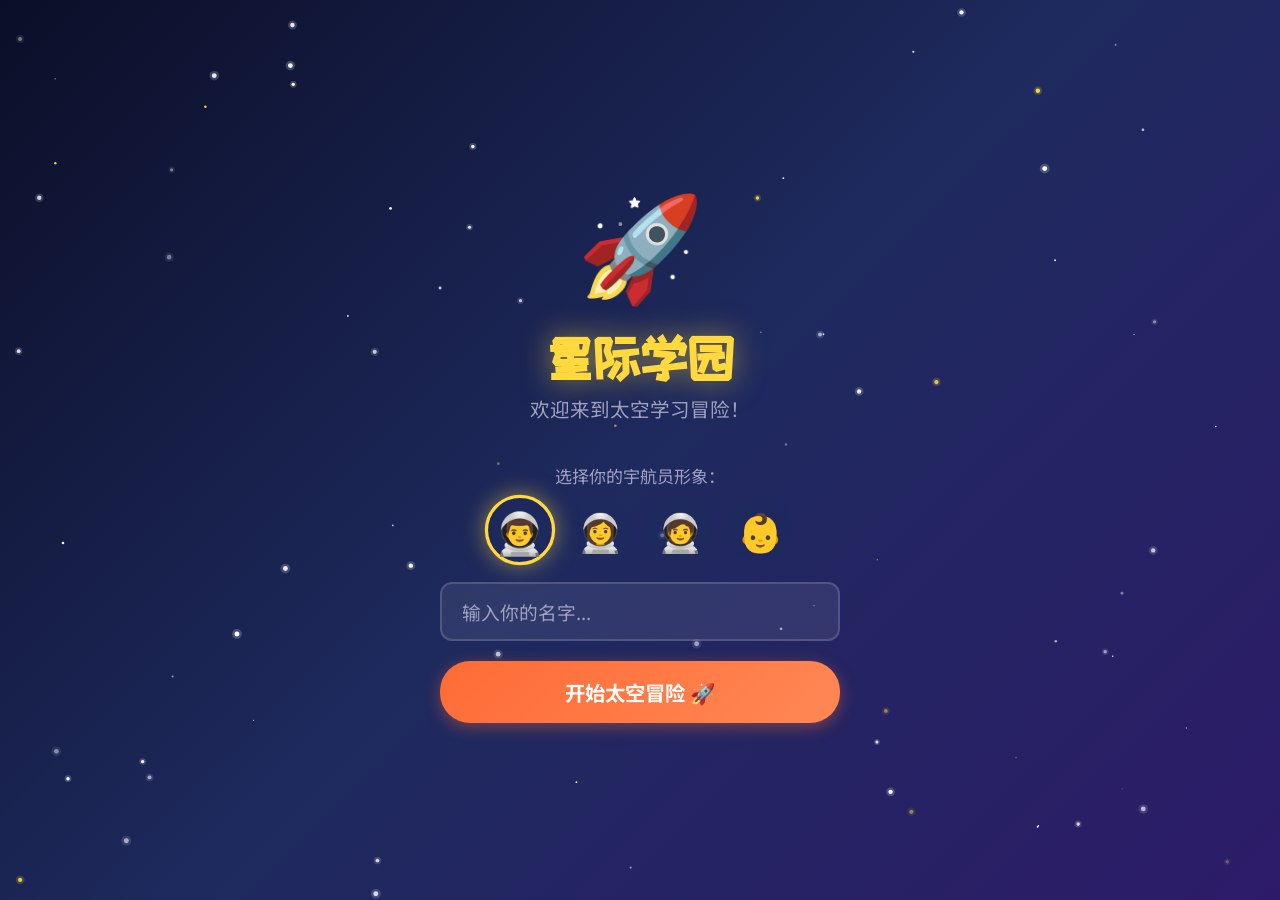
<file: index.html>
<!DOCTYPE html>
<html lang="zh-CN">
<head>
    <meta charset="UTF-8">
    <meta name="viewport" content="width=device-width, initial-scale=1.0, maximum-scale=1.0, user-scalable=no">
    <meta name="theme-color" content="#0B0E27">
    <meta name="apple-mobile-web-app-capable" content="yes">
    <meta name="apple-mobile-web-app-status-bar-style" content="black-translucent">
    <meta name="apple-mobile-web-app-title" content="星际学园">
    <link rel="apple-touch-icon" href="icon.png">
    <link rel="manifest" href="manifest.json">
    <title>星际学园 · 玩中学太空工作台</title>
    <link rel="preconnect" href="https://fonts.googleapis.com">
    <link rel="preconnect" href="https://fonts.gstatic.com" crossorigin>
    <link href="https://fonts.googleapis.com/css2?family=ZCOOL+KuaiLe&family=Noto+Sans+SC:wght@400;500;700&family=Orbitron:wght@500;700;900&display=swap" rel="stylesheet">
    <link rel="stylesheet" href="css/main.css">
    <link rel="stylesheet" href="css/theme.css">
    <link rel="stylesheet" href="css/components.css">
    <link rel="stylesheet" href="css/animations.css">
</head>
<body>
    <!-- 星空Canvas背景 -->
    <canvas id="starfield"></canvas>

    <!-- 升级动画遮罩 -->
    <div id="levelup-overlay" class="levelup-overlay hidden">
        <div class="levelup-content">
            <div class="levelup-rocket">🚀</div>
            <div class="levelup-stars" id="levelup-stars"></div>
            <h2 class="levelup-title" id="levelup-title">升级了！</h2>
            <p class="levelup-subtitle" id="levelup-subtitle"></p>
            <button class="btn btn-primary levelup-btn" onclick="App.closeLevelup()">继续探索</button>
        </div>
    </div>

    <!-- 勋章弹窗 -->
    <div id="badge-overlay" class="badge-overlay hidden">
        <div class="badge-popup">
            <div class="badge-popup-icon" id="badge-popup-icon">🏆</div>
            <h3 class="badge-popup-title" id="badge-popup-title"></h3>
            <p class="badge-popup-desc" id="badge-popup-desc"></p>
            <button class="btn btn-primary" onclick="App.closeBadgePopup()">太棒了！</button>
        </div>
        <div class="confetti-container" id="confetti-container"></div>
    </div>

    <!-- 顶部状态栏 -->
    <header id="statusbar" class="statusbar hidden">
        <div class="statusbar-left">
            <span class="statusbar-avatar" id="statusbar-avatar">👨‍🚀</span>
            <div class="statusbar-info">
                <span class="statusbar-name" id="statusbar-name">宇航员</span>
                <span class="statusbar-level" id="statusbar-level">Lv.1 见习探索者</span>
            </div>
        </div>
        <div class="statusbar-center">
            <span class="statusbar-score-label">星际积分</span>
            <span class="statusbar-score" id="statusbar-score">0</span>
        </div>
        <div class="statusbar-right">
            <button class="btn-icon" onclick="App.goHome()" title="返回母舰">🚀</button>
        </div>
    </header>

    <!-- 面包屑 -->
    <nav id="breadcrumb" class="breadcrumb hidden"></nav>

    <!-- 主内容区 -->
    <main id="app" class="app-container"></main>

    <!-- 加载提示 -->
    <div id="loading" class="loading">
        <div class="loading-rocket">🚀</div>
        <p>星际学园启动中...</p>
    </div>

    <script src="js/store.js"></script>
    <script src="js/scoring.js"></script>
    <script src="js/audio.js"></script>
    <script src="js/effects.js"></script>
    <script src="js/data/english-questions.js"></script>
    <script src="js/data/math-questions.js"></script>
    <script src="js/data/writing-frames.js"></script>
    <script src="js/modules/home.js"></script>
    <script src="js/modules/badge-hall.js"></script>
    <script src="js/modules/profile.js"></script>
    <script src="js/modules/english.js"></script>
    <script src="js/modules/math.js"></script>
    <script src="js/modules/writing.js"></script>
    <script src="js/app.js"></script>
</body>
</html>
</file>
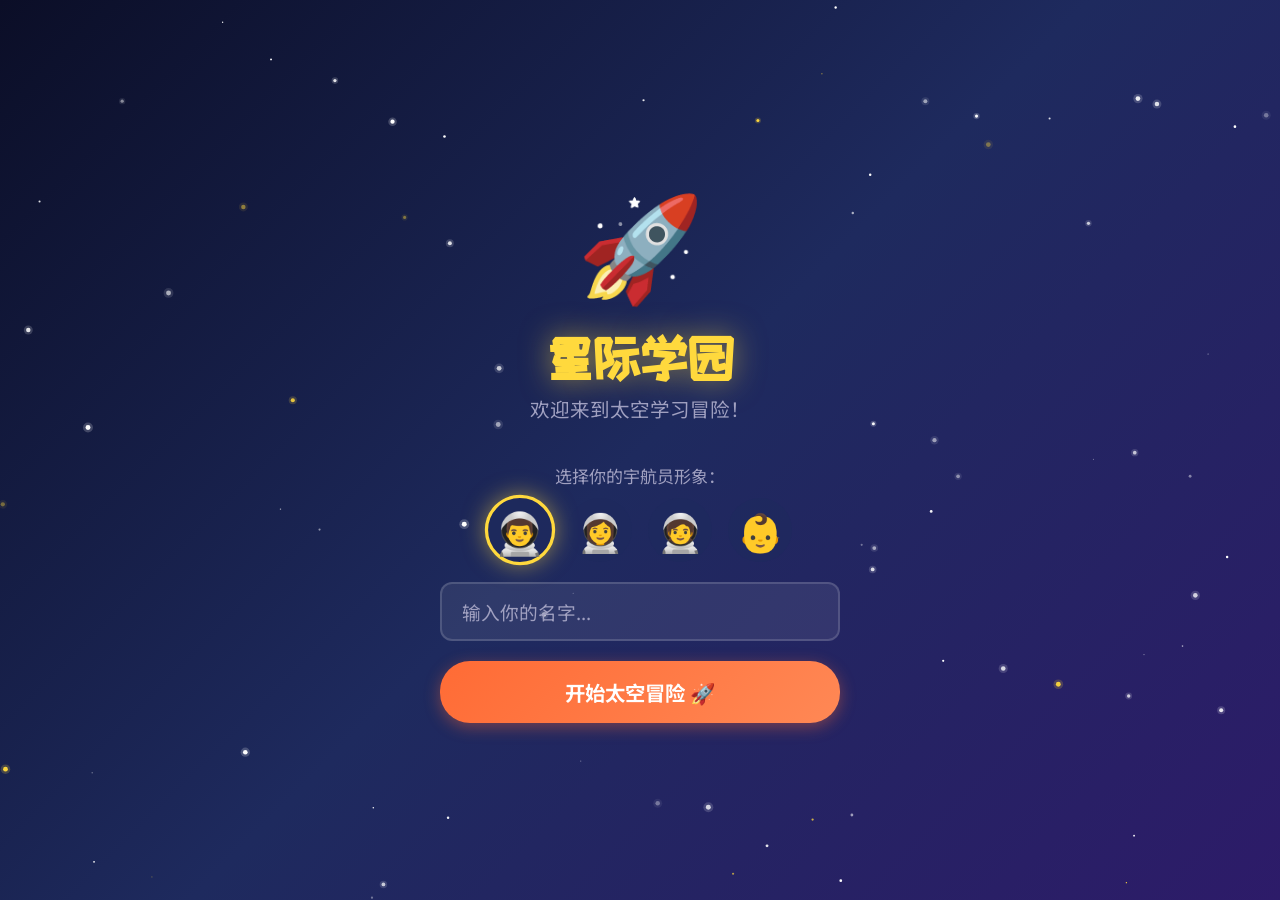
<file: index-single.html>
<!DOCTYPE html>
<html lang="zh-CN">
<head>
    <meta charset="UTF-8">
    <meta name="viewport" content="width=device-width, initial-scale=1.0, maximum-scale=1.0, user-scalable=no">
    <meta name="theme-color" content="#0B0E27">
    <meta name="apple-mobile-web-app-capable" content="yes">
    <meta name="apple-mobile-web-app-status-bar-style" content="black-translucent">
    <meta name="apple-mobile-web-app-title" content="星际学园">
    <link rel="apple-touch-icon" href="https://cdn.jsdelivr.net/gh/15158748292/space-academy@main/icon.png">
    
    <title>星际学园 · 玩中学太空工作台</title>
    <link rel="preconnect" href="https://fonts.googleapis.com">
    <link rel="preconnect" href="https://fonts.gstatic.com" crossorigin>
    <link href="https://fonts.googleapis.com/css2?family=ZCOOL+KuaiLe&family=Noto+Sans+SC:wght@400;500;700&family=Orbitron:wght@500;700;900&display=swap" rel="stylesheet">
    
    
    
    
<style>

/* ===== css/main.css ===== */
/* ============================================
   星际学园 - 全局样式
   ============================================ */

:root {
    /* 色彩体系 */
    --color-deep-space: #0B0E27;
    --color-nebula-start: #1e2a5e;
    --color-nebula-end: #2d1b69;
    --color-rocket: #FF6B35;
    --color-star-yellow: #FFD93D;
    --color-success: #6BCB77;
    --color-error: #FF5959;
    --color-text-primary: #E8E8FF;
    --color-text-secondary: #A0A0C0;
    --color-card-bg: rgba(30, 42, 94, 0.6);
    --color-card-border: rgba(255, 217, 61, 0.2);

    /* 字体 */
    --font-title: 'ZCOOL KuaiLe', 'Noto Sans SC', sans-serif;
    --font-body: 'Noto Sans SC', sans-serif;
    --font-number: 'Orbitron', monospace;

    /* 尺寸 */
    --statusbar-height: 64px;
    --breadcrumb-height: 44px;
    --max-width: 1200px;
}

* {
    margin: 0;
    padding: 0;
    box-sizing: border-box;
}

html {
    font-size: 17px;
}

@media (max-width: 768px) {
    html { font-size: 16px; }
}

body {
    font-family: var(--font-body);
    background: linear-gradient(135deg, var(--color-deep-space) 0%, var(--color-nebula-start) 50%, var(--color-nebula-end) 100%);
    color: var(--color-text-primary);
    min-height: 100vh;
    overflow-x: hidden;
    -webkit-tap-highlight-color: transparent;
    -webkit-user-select: none;
    user-select: none;
}

/* 星空Canvas */
#starfield {
    position: fixed;
    top: 0;
    left: 0;
    width: 100%;
    height: 100%;
    z-index: -1;
    pointer-events: none;
}

/* 主容器 */
.app-container {
    max-width: var(--max-width);
    margin: 0 auto;
    padding: 20px;
    padding-top: calc(var(--statusbar-height) + var(--breadcrumb-height) + 20px);
    min-height: 100vh;
}

.app-container.no-breadcrumb {
    padding-top: calc(var(--statusbar-height) + 20px);
}

/* 顶部状态栏 */
.statusbar {
    position: fixed;
    top: 0;
    left: 0;
    right: 0;
    height: var(--statusbar-height);
    background: rgba(11, 14, 39, 0.9);
    backdrop-filter: blur(12px);
    -webkit-backdrop-filter: blur(12px);
    border-bottom: 1px solid rgba(255, 217, 61, 0.15);
    display: flex;
    align-items: center;
    justify-content: space-between;
    padding: 0 20px;
    z-index: 100;
    transition: transform 0.3s ease;
}

.statusbar.hidden {
    display: none;
}

.statusbar-left {
    display: flex;
    align-items: center;
    gap: 10px;
}

.statusbar-avatar {
    font-size: 2rem;
    filter: drop-shadow(0 0 8px rgba(255, 217, 61, 0.4));
}

.statusbar-info {
    display: flex;
    flex-direction: column;
}

.statusbar-name {
    font-family: var(--font-title);
    font-size: 1.05rem;
    color: var(--color-star-yellow);
    line-height: 1.2;
}

.statusbar-level {
    font-size: 0.75rem;
    color: var(--color-text-secondary);
}

.statusbar-center {
    display: flex;
    align-items: center;
    gap: 8px;
}

.statusbar-score-label {
    font-size: 0.8rem;
    color: var(--color-text-secondary);
}

.statusbar-score {
    font-family: var(--font-number);
    font-size: 1.4rem;
    font-weight: 700;
    color: var(--color-star-yellow);
    text-shadow: 0 0 12px rgba(255, 217, 61, 0.5);
}

.statusbar-right {
    display: flex;
    align-items: center;
    gap: 8px;
}

/* 面包屑 */
.breadcrumb {
    position: fixed;
    top: var(--statusbar-height);
    left: 0;
    right: 0;
    height: var(--breadcrumb-height);
    background: rgba(11, 14, 39, 0.7);
    backdrop-filter: blur(8px);
    -webkit-backdrop-filter: blur(8px);
    display: flex;
    align-items: center;
    padding: 0 20px;
    z-index: 99;
    font-size: 0.85rem;
    color: var(--color-text-secondary);
    gap: 6px;
}

.breadcrumb.hidden {
    display: none;
}

.breadcrumb a {
    color: var(--color-text-secondary);
    text-decoration: none;
    transition: color 0.2s;
}

.breadcrumb a:hover {
    color: var(--color-star-yellow);
}

.breadcrumb-separator {
    opacity: 0.5;
}

/* 加载页 */
.loading {
    position: fixed;
    top: 0;
    left: 0;
    width: 100%;
    height: 100%;
    display: flex;
    flex-direction: column;
    align-items: center;
    justify-content: center;
    background: var(--color-deep-space);
    z-index: 1000;
    transition: opacity 0.5s;
}

.loading.hidden {
    opacity: 0;
    pointer-events: none;
}

.loading-rocket {
    font-size: 5rem;
    animation: rocket-launch 1.5s ease-in-out infinite;
}

.loading p {
    margin-top: 20px;
    font-size: 1.2rem;
    color: var(--color-text-secondary);
}

/* 工具类 */
.hidden {
    display: none !important;
}

.text-center {
    text-align: center;
}

.fade-in {
    animation: fadeIn 0.4s ease;
}

@keyframes fadeIn {
    from { opacity: 0; transform: translateY(10px); }
    to { opacity: 1; transform: translateY(0); }
}

/* ===== css/theme.css ===== */
/* ============================================
   星际学园 - 太空主题样式
   ============================================ */

/* 星球入口 */
.planet-card {
    position: relative;
    width: 180px;
    height: 180px;
    border-radius: 50%;
    cursor: pointer;
    display: flex;
    align-items: center;
    justify-content: center;
    transition: transform 0.3s ease, box-shadow 0.3s ease;
    overflow: hidden;
}

.planet-card:hover {
    transform: scale(1.08);
}

.planet-card:active {
    transform: scale(0.95);
}

.planet-english {
    background: radial-gradient(circle at 30% 30%, #4FC3F7, #1976D2, #0D47A1);
    box-shadow: 0 0 40px rgba(79, 195, 247, 0.4), inset -20px -20px 40px rgba(0,0,0,0.3);
    animation: planet-float 6s ease-in-out infinite;
}

.planet-math {
    background: radial-gradient(circle at 30% 30%, #FFB74D, #F57C00, #E65100);
    box-shadow: 0 0 40px rgba(255, 183, 77, 0.4), inset -20px -20px 40px rgba(0,0,0,0.3);
    animation: planet-float 7s ease-in-out infinite 0.5s;
}

.planet-writing {
    background: radial-gradient(circle at 30% 30%, #BA68C8, #7B1FA2, #4A148C);
    box-shadow: 0 0 40px rgba(186, 104, 200, 0.4), inset -20px -20px 40px rgba(0,0,0,0.3);
    animation: planet-float 8s ease-in-out infinite 1s;
}

@keyframes planet-float {
    0%, 100% { transform: translateY(0); }
    50% { transform: translateY(-12px); }
}

.planet-icon {
    font-size: 4rem;
    filter: drop-shadow(0 0 10px rgba(255,255,255,0.3));
}

.planet-label {
    position: absolute;
    bottom: -40px;
    left: 50%;
    transform: translateX(-50%);
    font-family: var(--font-title);
    font-size: 1.2rem;
    white-space: nowrap;
    color: var(--color-text-primary);
    text-shadow: 0 2px 8px rgba(0,0,0,0.8);
}

.planet-ring {
    position: absolute;
    width: 220%;
    height: 40px;
    border: 3px solid rgba(255, 217, 61, 0.3);
    border-radius: 50%;
    transform: rotate(-20deg);
    top: 50%;
    left: 50%;
    margin-top: -20px;
    margin-left: -110%;
    pointer-events: none;
}

/* 母舰首页 */
.home-container {
    display: flex;
    flex-direction: column;
    align-items: center;
    padding: 40px 0;
}

.home-title {
    font-family: var(--font-title);
    font-size: 2.5rem;
    color: var(--color-star-yellow);
    text-shadow: 0 0 20px rgba(255, 217, 61, 0.4);
    margin-bottom: 10px;
    text-align: center;
}

.home-subtitle {
    color: var(--color-text-secondary);
    margin-bottom: 50px;
    text-align: center;
    font-size: 1.1rem;
}

.planets-row {
    display: flex;
    justify-content: center;
    gap: 60px;
    flex-wrap: wrap;
    margin-bottom: 60px;
}

.planet-wrapper {
    display: flex;
    flex-direction: column;
    align-items: center;
    gap: 50px;
}

/* 启航舱（登录页） */
.login-container {
    display: flex;
    flex-direction: column;
    align-items: center;
    justify-content: center;
    min-height: 80vh;
    text-align: center;
}

.login-logo {
    font-size: 6rem;
    animation: rocket-launch 2s ease-in-out infinite;
}

.login-title {
    font-family: var(--font-title);
    font-size: 3rem;
    color: var(--color-star-yellow);
    text-shadow: 0 0 30px rgba(255, 217, 61, 0.5);
    margin: 20px 0 10px;
}

.login-desc {
    color: var(--color-text-secondary);
    margin-bottom: 40px;
    font-size: 1.15rem;
}

.login-form {
    display: flex;
    flex-direction: column;
    gap: 20px;
    width: 100%;
    max-width: 400px;
}

.avatar-selector {
    display: flex;
    gap: 16px;
    justify-content: center;
}

.avatar-option {
    width: 64px;
    height: 64px;
    border-radius: 50%;
    background: var(--color-card-bg);
    border: 3px solid transparent;
    display: flex;
    align-items: center;
    justify-content: center;
    font-size: 2.2rem;
    cursor: pointer;
    transition: all 0.2s;
}

.avatar-option.selected {
    border-color: var(--color-star-yellow);
    box-shadow: 0 0 20px rgba(255, 217, 61, 0.5);
    transform: scale(1.1);
}

/* 科目任务选择页 */
.subject-page {
    padding: 20px 0;
}

.subject-header {
    text-align: center;
    margin-bottom: 30px;
}

.subject-title {
    font-family: var(--font-title);
    font-size: 2rem;
    margin-bottom: 8px;
}

.subject-title.english { color: #4FC3F7; }
.subject-title.math { color: #FFB74D; }
.subject-title.writing { color: #BA68C8; }

.subject-desc {
    color: var(--color-text-secondary);
    font-size: 1rem;
}

.task-grid {
    display: grid;
    grid-template-columns: repeat(auto-fill, minmax(280px, 1fr));
    gap: 20px;
    max-width: 900px;
    margin: 0 auto;
}

.task-card {
    background: var(--color-card-bg);
    border: 2px solid var(--color-card-border);
    border-radius: 16px;
    padding: 24px;
    cursor: pointer;
    transition: all 0.3s ease;
    position: relative;
    overflow: hidden;
}

.task-card:hover {
    border-color: var(--color-star-yellow);
    transform: translateY(-4px);
    box-shadow: 0 8px 24px rgba(0,0,0,0.3);
}

.task-card.locked {
    opacity: 0.5;
    cursor: not-allowed;
    filter: grayscale(0.5);
}

.task-card.locked:hover {
    border-color: var(--color-card-border);
    transform: none;
    box-shadow: none;
}

.task-card-icon {
    font-size: 2.5rem;
    margin-bottom: 12px;
}

.task-card-title {
    font-family: var(--font-title);
    font-size: 1.3rem;
    margin-bottom: 8px;
    color: var(--color-star-yellow);
}

.task-card-desc {
    color: var(--color-text-secondary);
    font-size: 0.9rem;
    line-height: 1.5;
}

.task-card-badge {
    position: absolute;
    top: 12px;
    right: 12px;
    background: rgba(255, 217, 61, 0.15);
    border: 1px solid rgba(255, 217, 61, 0.3);
    border-radius: 12px;
    padding: 2px 10px;
    font-size: 0.75rem;
    color: var(--color-star-yellow);
}

.task-card-lock {
    position: absolute;
    top: 50%;
    left: 50%;
    transform: translate(-50%, -50%);
    font-size: 3rem;
    opacity: 0.7;
}

/* 勋章墙 */
.badge-wall {
    display: grid;
    grid-template-columns: repeat(auto-fill, minmax(140px, 1fr));
    gap: 20px;
    max-width: 800px;
    margin: 30px auto;
}

.badge-item {
    background: var(--color-card-bg);
    border: 2px solid var(--color-card-border);
    border-radius: 16px;
    padding: 20px 12px;
    text-align: center;
    transition: all 0.3s ease;
}

.badge-item.earned {
    border-color: var(--color-star-yellow);
    box-shadow: 0 0 16px rgba(255, 217, 61, 0.2);
}

.badge-item.earned .badge-item-icon {
    filter: drop-shadow(0 0 10px rgba(255, 217, 61, 0.5));
}

.badge-item:not(.earned) {
    opacity: 0.5;
    filter: grayscale(1);
}

.badge-item-icon {
    font-size: 2.8rem;
    margin-bottom: 8px;
}

.badge-item-name {
    font-family: var(--font-title);
    font-size: 0.9rem;
    color: var(--color-text-primary);
    margin-bottom: 4px;
}

.badge-item-desc {
    font-size: 0.72rem;
    color: var(--color-text-secondary);
    line-height: 1.4;
}

/* 宇航员档案 */
.profile-stats {
    display: grid;
    grid-template-columns: repeat(auto-fit, minmax(200px, 1fr));
    gap: 16px;
    max-width: 800px;
    margin: 20px auto;
}

.stat-card {
    background: var(--color-card-bg);
    border: 2px solid var(--color-card-border);
    border-radius: 16px;
    padding: 20px;
    text-align: center;
}

.stat-value {
    font-family: var(--font-number);
    font-size: 2rem;
    color: var(--color-star-yellow);
    font-weight: 700;
}

.stat-label {
    color: var(--color-text-secondary);
    font-size: 0.9rem;
    margin-top: 4px;
}

@keyframes rocket-launch {
    0%, 100% { transform: translateY(0) rotate(-5deg); }
    50% { transform: translateY(-20px) rotate(5deg); }
}

/* ===== css/components.css ===== */
/* ============================================
   星际学园 - 组件样式
   ============================================ */

/* 按钮 */
.btn {
    display: inline-flex;
    align-items: center;
    justify-content: center;
    gap: 8px;
    padding: 12px 28px;
    border: none;
    border-radius: 30px;
    font-family: var(--font-body);
    font-size: 1.05rem;
    font-weight: 700;
    cursor: pointer;
    transition: all 0.2s ease;
    -webkit-tap-highlight-color: transparent;
    text-decoration: none;
    min-height: 48px;
}

.btn-primary {
    background: linear-gradient(135deg, var(--color-rocket), #FF8855);
    color: white;
    box-shadow: 0 4px 16px rgba(255, 107, 53, 0.4);
}

.btn-primary:hover {
    transform: translateY(-2px);
    box-shadow: 0 6px 20px rgba(255, 107, 53, 0.5);
}

.btn-primary:active {
    transform: translateY(0);
}

.btn-secondary {
    background: rgba(255, 255, 255, 0.1);
    color: var(--color-text-primary);
    border: 2px solid rgba(255, 255, 255, 0.2);
}

.btn-secondary:hover {
    background: rgba(255, 255, 255, 0.15);
    border-color: rgba(255, 255, 255, 0.3);
}

.btn-large {
    padding: 16px 40px;
    font-size: 1.2rem;
}

.btn-icon {
    background: none;
    border: none;
    font-size: 1.8rem;
    cursor: pointer;
    padding: 8px;
    border-radius: 50%;
    transition: all 0.2s;
    min-width: 48px;
    min-height: 48px;
    display: flex;
    align-items: center;
    justify-content: center;
}

.btn-icon:hover {
    background: rgba(255, 217, 61, 0.1);
    transform: scale(1.1);
}

/* 输入框 */
.input-field {
    width: 100%;
    padding: 14px 20px;
    background: rgba(255, 255, 255, 0.08);
    border: 2px solid rgba(255, 255, 255, 0.15);
    border-radius: 12px;
    color: var(--color-text-primary);
    font-family: var(--font-body);
    font-size: 1.1rem;
    outline: none;
    transition: border-color 0.2s;
}

.input-field::placeholder {
    color: var(--color-text-secondary);
}

.input-field:focus {
    border-color: var(--color-star-yellow);
    background: rgba(255, 255, 255, 0.1);
}

/* 卡片 */
.card {
    background: var(--color-card-bg);
    border: 2px solid var(--color-card-border);
    border-radius: 16px;
    padding: 24px;
    margin-bottom: 16px;
}

/* 题目区 */
.question-area {
    background: rgba(11, 14, 39, 0.6);
    border: 2px solid var(--color-card-border);
    border-radius: 20px;
    padding: 28px;
    margin-bottom: 20px;
    min-height: 200px;
    display: flex;
    flex-direction: column;
    justify-content: center;
}

.question-story {
    font-size: 1rem;
    color: var(--color-text-secondary);
    line-height: 1.6;
    margin-bottom: 12px;
    font-style: italic;
}

.question-text {
    font-size: 1.25rem;
    line-height: 1.6;
    margin-bottom: 20px;
    color: var(--color-text-primary);
}

.question-number {
    display: inline-block;
    background: var(--color-rocket);
    color: white;
    border-radius: 50%;
    width: 32px;
    height: 32px;
    line-height: 32px;
    text-align: center;
    font-weight: 700;
    font-size: 0.9rem;
    margin-right: 10px;
}

/* 选项按钮 */
.options {
    display: grid;
    gap: 12px;
}

.option-btn {
    padding: 16px 20px;
    background: rgba(255, 255, 255, 0.06);
    border: 2px solid rgba(255, 255, 255, 0.15);
    border-radius: 12px;
    color: var(--color-text-primary);
    font-size: 1.1rem;
    font-family: var(--font-body);
    cursor: pointer;
    transition: all 0.2s ease;
    text-align: left;
    display: flex;
    align-items: center;
    gap: 12px;
    min-height: 56px;
}

.option-btn:hover {
    background: rgba(255, 217, 61, 0.1);
    border-color: rgba(255, 217, 61, 0.3);
}

.option-btn.selected {
    background: rgba(255, 107, 53, 0.15);
    border-color: var(--color-rocket);
}

.option-btn.correct {
    background: rgba(107, 203, 119, 0.2);
    border-color: var(--color-success);
    animation: pulse-success 0.5s ease;
}

.option-btn.wrong {
    background: rgba(255, 89, 89, 0.15);
    border-color: var(--color-error);
    animation: shake 0.4s ease;
}

.option-letter {
    width: 32px;
    height: 32px;
    border-radius: 50%;
    background: rgba(255, 255, 255, 0.1);
    display: flex;
    align-items: center;
    justify-content: center;
    font-weight: 700;
    flex-shrink: 0;
}

/* 填空输入 */
.fill-input {
    display: inline-block;
    width: 120px;
    padding: 8px 16px;
    background: rgba(255, 217, 61, 0.1);
    border: 2px solid var(--color-star-yellow);
    border-radius: 10px;
    color: var(--color-text-primary);
    font-family: var(--font-number);
    font-size: 1.15rem;
    text-align: center;
    outline: none;
    margin: 0 6px;
}

.fill-input.correct {
    border-color: var(--color-success);
    background: rgba(107, 203, 119, 0.15);
}

.fill-input.wrong {
    border-color: var(--color-error);
    background: rgba(255, 89, 89, 0.1);
    animation: shake 0.4s ease;
}

/* 反馈消息 */
.feedback {
    text-align: center;
    padding: 16px;
    border-radius: 12px;
    margin: 16px 0;
    font-size: 1.1rem;
    font-weight: 500;
    animation: fadeIn 0.3s ease;
}

.feedback.success {
    background: rgba(107, 203, 119, 0.15);
    color: var(--color-success);
    border: 1px solid rgba(107, 203, 119, 0.3);
}

.feedback.error {
    background: rgba(255, 89, 89, 0.1);
    color: var(--color-error);
    border: 1px solid rgba(255, 89, 89, 0.2);
}

/* 进度条（燃料表） */
.fuel-gauge {
    width: 100%;
    height: 24px;
    background: rgba(255, 255, 255, 0.1);
    border-radius: 12px;
    overflow: hidden;
    margin: 12px 0;
    position: relative;
    border: 2px solid rgba(255, 217, 61, 0.2);
}

.fuel-bar {
    height: 100%;
    background: linear-gradient(90deg, var(--color-rocket), var(--color-star-yellow));
    border-radius: 10px;
    transition: width 0.5s ease;
    position: relative;
}

.fuel-bar::after {
    content: '';
    position: absolute;
    top: 0;
    left: 0;
    right: 0;
    bottom: 0;
    background: linear-gradient(90deg, transparent 40%, rgba(255,255,255,0.2) 50%, transparent 60%);
    animation: fuel-shine 2s infinite;
}

@keyframes fuel-shine {
    0% { transform: translateX(-100%); }
    100% { transform: translateX(100%); }
}

/* 答题进度 */
.quiz-progress {
    display: flex;
    align-items: center;
    gap: 10px;
    margin-bottom: 16px;
    color: var(--color-text-secondary);
    font-size: 0.9rem;
}

.progress-dots {
    display: flex;
    gap: 6px;
    flex: 1;
}

.progress-dot {
    width: 12px;
    height: 12px;
    border-radius: 50%;
    background: rgba(255, 255, 255, 0.15);
    transition: all 0.3s;
}

.progress-dot.current {
    background: var(--color-rocket);
    transform: scale(1.3);
}

.progress-dot.done {
    background: var(--color-success);
}

.progress-dot.wrong {
    background: var(--color-error);
}

/* 结算页 */
.result-container {
    text-align: center;
    padding: 40px 20px;
}

.result-icon {
    font-size: 5rem;
    margin-bottom: 16px;
    animation: bounce-in 0.5s ease;
}

.result-title {
    font-family: var(--font-title);
    font-size: 2rem;
    color: var(--color-star-yellow);
    margin-bottom: 10px;
}

.result-score {
    font-family: var(--font-number);
    font-size: 3rem;
    color: var(--color-rocket);
    margin: 20px 0;
    text-shadow: 0 0 20px rgba(255, 107, 53, 0.4);
}

.result-stats {
    display: flex;
    justify-content: center;
    gap: 30px;
    margin-bottom: 30px;
    flex-wrap: wrap;
}

.result-stat {
    text-align: center;
}

.result-stat-value {
    font-family: var(--font-number);
    font-size: 1.6rem;
    color: var(--color-star-yellow);
}

.result-stat-label {
    font-size: 0.85rem;
    color: var(--color-text-secondary);
}

.result-actions {
    display: flex;
    gap: 12px;
    justify-content: center;
    flex-wrap: wrap;
}

/* 文本域（作文） */
.textarea-field {
    width: 100%;
    min-height: 120px;
    padding: 16px;
    background: rgba(255, 255, 255, 0.08);
    border: 2px solid rgba(255, 255, 255, 0.15);
    border-radius: 12px;
    color: var(--color-text-primary);
    font-family: var(--font-body);
    font-size: 1.05rem;
    line-height: 1.6;
    outline: none;
    resize: vertical;
    transition: border-color 0.2s;
}

.textarea-field:focus {
    border-color: var(--color-star-yellow);
}

/* 词语标签 */
.word-tag {
    display: inline-block;
    padding: 6px 16px;
    background: rgba(255, 255, 255, 0.08);
    border: 2px solid rgba(255, 255, 255, 0.15);
    border-radius: 20px;
    color: var(--color-text-secondary);
    font-size: 0.95rem;
    margin: 4px;
    cursor: pointer;
    transition: all 0.2s;
}

.word-tag.used {
    background: rgba(107, 203, 119, 0.2);
    border-color: var(--color-success);
    color: var(--color-success);
    text-decoration: line-through;
}

.word-tag.clickable:hover {
    background: rgba(255, 217, 61, 0.15);
    border-color: rgba(255, 217, 61, 0.4);
    transform: translateY(-2px);
}

/* 排序题单词卡 */
.word-card {
    display: inline-block;
    padding: 10px 18px;
    background: rgba(255, 107, 53, 0.15);
    border: 2px solid var(--color-rocket);
    border-radius: 12px;
    color: var(--color-text-primary);
    font-size: 1.1rem;
    cursor: pointer;
    transition: all 0.2s;
    margin: 4px;
    user-select: none;
}

.word-card:hover {
    transform: translateY(-3px);
    box-shadow: 0 4px 12px rgba(255, 107, 53, 0.3);
}

.word-card.placed {
    background: rgba(107, 203, 119, 0.15);
    border-color: var(--color-success);
}

.sentence-slots {
    min-height: 60px;
    background: rgba(255, 255, 255, 0.05);
    border: 2px dashed rgba(255, 217, 61, 0.3);
    border-radius: 12px;
    padding: 12px;
    margin: 12px 0;
    display: flex;
    flex-wrap: wrap;
    align-items: center;
    gap: 8px;
}

/* 连线匹配 */
.match-container {
    display: grid;
    grid-template-columns: 1fr 1fr;
    gap: 30px;
    max-width: 600px;
    margin: 0 auto;
}

.match-column {
    display: flex;
    flex-direction: column;
    gap: 12px;
}

.match-item {
    padding: 16px;
    background: rgba(255, 255, 255, 0.08);
    border: 2px solid rgba(255, 255, 255, 0.15);
    border-radius: 12px;
    text-align: center;
    cursor: pointer;
    transition: all 0.2s;
    font-size: 1.1rem;
    min-height: 56px;
    display: flex;
    align-items: center;
    justify-content: center;
}

.match-item:hover {
    border-color: rgba(255, 217, 61, 0.4);
    background: rgba(255, 217, 61, 0.08);
}

.match-item.selected {
    border-color: var(--color-rocket);
    background: rgba(255, 107, 53, 0.15);
    transform: scale(1.05);
}

.match-item.matched {
    border-color: var(--color-success);
    background: rgba(107, 203, 119, 0.15);
    opacity: 0.6;
    pointer-events: none;
}

.match-item.wrong-flash {
    animation: shake 0.4s ease;
    border-color: var(--color-error);
}

/* 响应式 */
@media (max-width: 768px) {
    .planets-row {
        gap: 30px;
    }

    .planet-card {
        width: 140px;
        height: 140px;
    }

    .planet-icon {
        font-size: 3rem;
    }

    .home-title {
        font-size: 1.8rem;
    }

    .task-grid {
        grid-template-columns: 1fr;
    }

    .match-container {
        gap: 16px;
    }

    .result-stats {
        gap: 20px;
    }
}

/* ===== css/animations.css ===== */
/* ============================================
   星际学园 - 动画样式
   ============================================ */

@keyframes shake {
    0%, 100% { transform: translateX(0); }
    20% { transform: translateX(-8px); }
    40% { transform: translateX(8px); }
    60% { transform: translateX(-6px); }
    80% { transform: translateX(6px); }
}

@keyframes pulse-success {
    0% { transform: scale(1); }
    50% { transform: scale(1.05); }
    100% { transform: scale(1); }
}

@keyframes bounce-in {
    0% { transform: scale(0); opacity: 0; }
    60% { transform: scale(1.2); }
    100% { transform: scale(1); opacity: 1; }
}

/* 升级动画遮罩 */
.levelup-overlay {
    position: fixed;
    top: 0;
    left: 0;
    width: 100%;
    height: 100%;
    background: rgba(11, 14, 39, 0.95);
    display: flex;
    align-items: center;
    justify-content: center;
    z-index: 2000;
    backdrop-filter: blur(8px);
    -webkit-backdrop-filter: blur(8px);
}

.levelup-content {
    text-align: center;
    position: relative;
}

.levelup-rocket {
    font-size: 6rem;
    animation: rocket-up 1.5s ease-out;
}

@keyframes rocket-up {
    0% { transform: translateY(100px) scale(0.5); opacity: 0; }
    50% { transform: translateY(-20px) scale(1.2); opacity: 1; }
    100% { transform: translateY(0) scale(1); opacity: 1; }
}

.levelup-title {
    font-family: var(--font-title);
    font-size: 3rem;
    color: var(--color-star-yellow);
    text-shadow: 0 0 30px rgba(255, 217, 61, 0.6);
    margin: 20px 0;
    animation: bounce-in 0.5s ease 0.5s both;
}

.levelup-subtitle {
    font-size: 1.3rem;
    color: var(--color-text-primary);
    margin-bottom: 30px;
    animation: fadeIn 0.5s ease 0.8s both;
}

.levelup-btn {
    animation: fadeIn 0.5s ease 1s both;
}

.levelup-stars {
    position: absolute;
    top: 0;
    left: 50%;
    width: 300px;
    height: 300px;
    transform: translateX(-50%);
    pointer-events: none;
}

.levelup-star {
    position: absolute;
    font-size: 1.5rem;
    animation: star-burst 1s ease-out forwards;
}

@keyframes star-burst {
    0% {
        transform: translate(0, 0) scale(0);
        opacity: 1;
    }
    100% {
        transform: translate(var(--tx), var(--ty)) scale(1.5);
        opacity: 0;
    }
}

/* 勋章弹窗 */
.badge-overlay {
    position: fixed;
    top: 0;
    left: 0;
    width: 100%;
    height: 100%;
    background: rgba(11, 14, 39, 0.9);
    display: flex;
    align-items: center;
    justify-content: center;
    z-index: 2000;
    backdrop-filter: blur(8px);
    -webkit-backdrop-filter: blur(8px);
}

.badge-popup {
    background: linear-gradient(135deg, rgba(30, 42, 94, 0.95), rgba(45, 27, 105, 0.95));
    border: 3px solid var(--color-star-yellow);
    border-radius: 24px;
    padding: 40px;
    text-align: center;
    max-width: 400px;
    box-shadow: 0 0 60px rgba(255, 217, 61, 0.3);
    animation: badge-pop 0.5s ease;
}

@keyframes badge-pop {
    0% { transform: scale(0) rotate(-180deg); opacity: 0; }
    60% { transform: scale(1.1) rotate(10deg); }
    100% { transform: scale(1) rotate(0); opacity: 1; }
}

.badge-popup-icon {
    font-size: 5rem;
    margin-bottom: 16px;
    animation: bounce-in 0.5s ease 0.3s both;
    filter: drop-shadow(0 0 20px rgba(255, 217, 61, 0.6));
}

.badge-popup-title {
    font-family: var(--font-title);
    font-size: 1.8rem;
    color: var(--color-star-yellow);
    margin-bottom: 12px;
}

.badge-popup-desc {
    color: var(--color-text-secondary);
    margin-bottom: 24px;
    font-size: 1.05rem;
}

/* 撒花/粒子效果 */
.confetti-container {
    position: fixed;
    top: 0;
    left: 0;
    width: 100%;
    height: 100%;
    pointer-events: none;
    z-index: 2001;
}

.confetti {
    position: absolute;
    width: 10px;
    height: 10px;
    animation: confetti-fall 3s linear forwards;
}

@keyframes confetti-fall {
    0% {
        transform: translateY(-20px) rotate(0deg);
        opacity: 1;
    }
    100% {
        transform: translateY(100vh) rotate(720deg);
        opacity: 0;
    }
}

/* 答对粒子爆炸 */
.particle-burst {
    position: absolute;
    pointer-events: none;
    z-index: 50;
}

.particle {
    position: absolute;
    width: 8px;
    height: 8px;
    border-radius: 50%;
    animation: particle-fly 0.6s ease-out forwards;
}

@keyframes particle-fly {
    0% {
        transform: translate(0, 0) scale(1);
        opacity: 1;
    }
    100% {
        transform: translate(var(--tx), var(--ty)) scale(0);
        opacity: 0;
    }
}

/* 鼓励气泡 */
.encourage-bubble {
    position: fixed;
    top: 50%;
    left: 50%;
    transform: translate(-50%, -50%);
    background: rgba(107, 203, 119, 0.9);
    color: white;
    padding: 12px 28px;
    border-radius: 30px;
    font-size: 1.3rem;
    font-weight: 700;
    z-index: 1500;
    animation: encourage-show 1.5s ease forwards;
    pointer-events: none;
    box-shadow: 0 4px 20px rgba(0,0,0,0.3);
}

@keyframes encourage-show {
    0% {
        transform: translate(-50%, -30%) scale(0.5);
        opacity: 0;
    }
    20% {
        transform: translate(-50%, -50%) scale(1.1);
        opacity: 1;
    }
    80% {
        transform: translate(-50%, -50%) scale(1);
        opacity: 1;
    }
    100% {
        transform: translate(-50%, -70%) scale(0.9);
        opacity: 0;
    }
}

/* 密码锁动画 */
.cipher-lock {
    font-size: 3rem;
    text-align: center;
    margin: 16px 0;
    transition: all 0.3s;
}

.cipher-lock.unlocked {
    animation: unlock-shake 0.5s ease;
}

@keyframes unlock-shake {
    0%, 100% { transform: rotate(0); }
    25% { transform: rotate(-5deg); }
    75% { transform: rotate(5deg); }
}

/* 建筑升起动画 */
.building-rise {
    animation: building-up 0.8s ease forwards;
    transform-origin: bottom center;
}

@keyframes building-up {
    0% {
        transform: scaleY(0);
        opacity: 0;
    }
    100% {
        transform: scaleY(1);
        opacity: 1;
    }
}

/* 航线点亮 */
.route-light {
    stroke-dasharray: 200;
    stroke-dashoffset: 200;
    animation: route-draw 1s ease forwards;
}

@keyframes route-draw {
    to { stroke-dashoffset: 0; }
}

/* 火箭起飞 */
.rocket-launch-anim {
    animation: rocket-launch-up 1s ease forwards;
}

@keyframes rocket-launch-up {
    0% { transform: translateY(0) scale(1); }
    30% { transform: translateY(10px) scale(1.1); }
    100% { transform: translateY(-200px) scale(0.5); opacity: 0; }
}

/* 页面切换 */
.page-enter {
    animation: page-slide-in 0.3s ease;
}

@keyframes page-slide-in {
    from { opacity: 0; transform: translateX(20px); }
    to { opacity: 1; transform: translateX(0); }
}

</style>
</head>
<body>
    <!-- 星空Canvas背景 -->
    <canvas id="starfield"></canvas>

    <!-- 升级动画遮罩 -->
    <div id="levelup-overlay" class="levelup-overlay hidden">
        <div class="levelup-content">
            <div class="levelup-rocket">🚀</div>
            <div class="levelup-stars" id="levelup-stars"></div>
            <h2 class="levelup-title" id="levelup-title">升级了！</h2>
            <p class="levelup-subtitle" id="levelup-subtitle"></p>
            <button class="btn btn-primary levelup-btn" onclick="App.closeLevelup()">继续探索</button>
        </div>
    </div>

    <!-- 勋章弹窗 -->
    <div id="badge-overlay" class="badge-overlay hidden">
        <div class="badge-popup">
            <div class="badge-popup-icon" id="badge-popup-icon">🏆</div>
            <h3 class="badge-popup-title" id="badge-popup-title"></h3>
            <p class="badge-popup-desc" id="badge-popup-desc"></p>
            <button class="btn btn-primary" onclick="App.closeBadgePopup()">太棒了！</button>
        </div>
        <div class="confetti-container" id="confetti-container"></div>
    </div>

    <!-- 顶部状态栏 -->
    <header id="statusbar" class="statusbar hidden">
        <div class="statusbar-left">
            <span class="statusbar-avatar" id="statusbar-avatar">👨‍🚀</span>
            <div class="statusbar-info">
                <span class="statusbar-name" id="statusbar-name">宇航员</span>
                <span class="statusbar-level" id="statusbar-level">Lv.1 见习探索者</span>
            </div>
        </div>
        <div class="statusbar-center">
            <span class="statusbar-score-label">星际积分</span>
            <span class="statusbar-score" id="statusbar-score">0</span>
        </div>
        <div class="statusbar-right">
            <button class="btn-icon" onclick="App.goHome()" title="返回母舰">🚀</button>
        </div>
    </header>

    <!-- 面包屑 -->
    <nav id="breadcrumb" class="breadcrumb hidden"></nav>

    <!-- 主内容区 -->
    <main id="app" class="app-container"></main>

    <!-- 加载提示 -->
    <div id="loading" class="loading">
        <div class="loading-rocket">🚀</div>
        <p>星际学园启动中...</p>
    </div>

    
    
    
    
    
    
    
    
    
    
    
    
    
    
<script>

// ===== js/store.js =====
/**
 * Store - 存档管理系统
 * 负责localStorage的读写、数据校验、状态管理
 */

const STORE_KEY = 'spaceAcademy_save';
const STORE_VERSION = '1.0';

// 默认存档数据
function createDefaultSave() {
    return {
        version: STORE_VERSION,
        player: {
            name: '',
            avatar: '👨‍🚀',
            level: 1,
            totalScore: 0,
            createdAt: new Date().toISOString(),
            lastLogin: null,
            loginStreak: 0
        },
        progress: {
            english: {
                vocabulary: { completed: 0, correctTotal: 0, lastPlayed: null },
                sentence:   { completed: 0, correctTotal: 0, lastPlayed: null },
                listening:  { completed: 0, correctTotal: 0, lastPlayed: null },
                dialogue:   { completed: 0, correctTotal: 0, lastPlayed: null }
            },
            math: {
                fuelCalc:  { completed: 0, correctTotal: 0, lastPlayed: null },
                starRoute: { completed: 0, correctTotal: 0, lastPlayed: null },
                cipherEq:  { completed: 0, correctTotal: 0, lastPlayed: null },
                baseBuild: { completed: 0, correctTotal: 0, lastPlayed: null }
            },
            writing: {
                storyEngine:   { completed: 0, lastPlayed: null },
                wordBridge:    { completed: 0, lastPlayed: null },
                sceneHologram: { completed: 0, lastPlayed: null }
            }
        },
        badges: [],
        stories: [],  // 作文故事集
        unlockedFeatures: [],
        dailyTasks: {
            date: '',
            tasksDone: 0
        },
        settings: {
            soundEnabled: true,
            difficulty: 'auto'
        }
    };
}

const Store = {
    data: null,

    // 初始化/读取存档
    load() {
        try {
            const raw = localStorage.getItem(STORE_KEY);
            if (!raw) {
                this.data = createDefaultSave();
                return false; // 没有存档，需要创建角色
            }
            const parsed = JSON.parse(raw);
            // 简单校验
            if (!parsed.player || !parsed.progress) {
                this.data = createDefaultSave();
                return false;
            }
            this.data = parsed;
            return this.data.player.name !== ''; // 有存档且已创建角色
        } catch (e) {
            console.error('读取存档失败:', e);
            this.data = createDefaultSave();
            return false;
        }
    },

    // 保存
    save() {
        try {
            localStorage.setItem(STORE_KEY, JSON.stringify(this.data));
        } catch (e) {
            console.error('保存失败:', e);
        }
    },

    // 创建角色
    createPlayer(name, avatar) {
        this.data.player.name = name;
        this.data.player.avatar = avatar;
        this.checkDailyLogin();
        this.save();
    },

    // 每日登录检查
    checkDailyLogin() {
        const today = new Date().toISOString().slice(0, 10);
        const player = this.data.player;

        if (player.lastLogin !== today) {
            // 检查是否连续
            const yesterday = new Date(Date.now() - 86400000).toISOString().slice(0, 10);
            if (player.lastLogin === yesterday) {
                player.loginStreak = (player.loginStreak || 0) + 1;
            } else {
                player.loginStreak = 1;
            }
            player.lastLogin = today;

            // 每日登录奖励
            this.addScore(5, false);

            // 连续登录奖励
            if (player.loginStreak === 3) {
                this.addScore(15, false);
            } else if (player.loginStreak === 7) {
                this.addScore(30, false);
            }

            // 检查连续登录勋章
            if (player.loginStreak >= 3) {
                Scoring.unlockBadge('daily_cruiser');
            }
            if (player.loginStreak >= 7) {
                Scoring.unlockBadge('persistence_star');
            }

            this.save();
            return player.loginStreak;
        }
        return null;
    },

    // 添加积分
    addScore(amount, checkLevel = true) {
        this.data.player.totalScore += amount;
        if (checkLevel) {
            const leveledUp = Scoring.checkLevelUp();
            if (leveledUp) {
                return { leveledUp: true, newLevel: this.data.player.level };
            }
        }
        return { leveledUp: false };
    },

    // 记录完成
    recordCompletion(subject, type, correctCount, totalCount) {
        const subj = this.data.progress[subject];
        if (!subj || !subj[type]) return;

        subj[type].completed++;
        if (correctCount !== undefined) {
            subj[type].correctTotal += correctCount;
        }
        subj[type].lastPlayed = new Date().toISOString().slice(0, 10);

        // 每日任务计数
        const today = new Date().toISOString().slice(0, 10);
        if (this.data.dailyTasks.date !== today) {
            this.data.dailyTasks.date = today;
            this.data.dailyTasks.tasksDone = 0;
        }
        this.data.dailyTasks.tasksDone++;

        // 检查各类勋章
        Scoring.checkAllBadges();

        this.save();
    },

    // 保存故事
    saveStory(story) {
        story.id = 'story_' + Date.now();
        story.date = new Date().toISOString();
        this.data.stories = this.data.stories || [];
        this.data.stories.push(story);
        this.save();
    },

    // 重置存档
    reset() {
        this.data = createDefaultSave();
        localStorage.removeItem(STORE_KEY);
    },

    // 导出存档
    exportSave() {
        return JSON.stringify(this.data, null, 2);
    }
};

// 暴露到全局
window.Store = Store;

// ===== js/scoring.js =====
/**
 * Scoring - 积分、等级、勋章系统
 */

// 等级定义
const LEVELS = [
    { level: 1,  name: '见习探索者',   requiredScore: 0,    unlock: '基础功能' },
    { level: 2,  name: '星际学徒',     requiredScore: 100,  unlock: '解锁听力雷达站' },
    { level: 3,  name: '太空航行者',   requiredScore: 300,  unlock: '解锁作文场景全息台' },
    { level: 4,  name: '火箭驾驶员',   requiredScore: 600,  unlock: '可选第二个宇航员头像' },
    { level: 5,  name: '星际领航员',   requiredScore: 1000, unlock: '解锁数学密码方程式高级题' },
    { level: 6,  name: '银河护卫',     requiredScore: 1500, unlock: '解锁英语对话外星人高级题' },
    { level: 7,  name: '宇宙探险家',   requiredScore: 2200, unlock: '勋章墙展示星际传说区域' },
    { level: 8,  name: '星辰大师',     requiredScore: 3000, unlock: '特殊火箭皮肤' },
    { level: 9,  name: '银河传说',     requiredScore: 4000, unlock: '全部内容解锁' },
    { level: 10, name: '宇宙之光',     requiredScore: 5500, unlock: '终极称号 + 彩蛋动画' }
];

// 勋章定义
const BADGES = {
    'explorer':       { icon: '🔭', name: '星际探索者',   desc: '首次进入三个星球各完成1组题', condition: () => {
        const p = Store.data.progress;
        return p.english.vocabulary.completed >= 1 && p.math.fuelCalc.completed >= 1 && p.writing.storyEngine.completed >= 1;
    }},
    'math_astronaut': { icon: 'π', name: '数学宇航员',   desc: '数学星球累计完成5组题', condition: () => {
        const m = Store.data.progress.math;
        return (m.fuelCalc.completed + m.starRoute.completed + m.cipherEq.completed + m.baseBuild.completed) >= 5;
    }},
    'english_translator': { icon: '🌍', name: '英语翻译官', desc: '英语星球累计完成5组题', condition: () => {
        const e = Store.data.progress.english;
        return (e.vocabulary.completed + e.sentence.completed + e.listening.completed + e.dialogue.completed) >= 5;
    }},
    'story_builder':  { icon: '📖', name: '故事建造师',   desc: '完成第一篇作文', condition: () => {
        const w = Store.data.progress.writing;
        return (w.storyEngine.completed + w.wordBridge.completed + w.sceneHologram.completed) >= 1;
    }},
    'perfect_voyage': { icon: '🎯', name: '完美航行',     desc: '任意一组题获得满分(全对)', condition: () => Store.data._lastPerfectVoyage === true },
    'daily_cruiser':  { icon: '📅', name: '每日巡航员',   desc: '连续3天登录学习', condition: () => Store.data.player.loginStreak >= 3 },
    'persistence_star': { icon: '🔥', name: '坚持之星',   desc: '连续7天登录学习', condition: () => Store.data.player.loginStreak >= 7 },
    'word_master':    { icon: '👑', name: '词汇大师',     desc: '英语词汇题累计答对50题', condition: () => Store.data.progress.english.vocabulary.correctTotal >= 50 },
    'number_decoder': { icon: '⚙️', name: '数字解码者',   desc: '数学方程式题累计答对30题', condition: () => Store.data.progress.math.cipherEq.correctTotal >= 30 },
    'little_writer':  { icon: '✒️', name: '小小作家',     desc: '累计完成5篇作文', condition: () => {
        const w = Store.data.progress.writing;
        return (w.storyEngine.completed + w.wordBridge.completed + w.sceneHologram.completed) >= 5;
    }},
    'all_subject_warrior': { icon: '🎖️', name: '全科勇士', desc: '三科各完成3组题', condition: () => {
        const p = Store.data.progress;
        const engTotal = p.english.vocabulary.completed + p.english.sentence.completed + p.english.listening.completed + p.english.dialogue.completed;
        const mathTotal = p.math.fuelCalc.completed + p.math.starRoute.completed + p.math.cipherEq.completed + p.math.baseBuild.completed;
        const writeTotal = p.writing.storyEngine.completed + p.writing.wordBridge.completed + p.writing.sceneHologram.completed;
        return engTotal >= 3 && mathTotal >= 3 && writeTotal >= 3;
    }},
    'galaxy_legend':  { icon: '👑', name: '银河传说',     desc: '达到Lv.9', condition: () => Store.data.player.level >= 9 }
};

const Scoring = {
    // 获取当前等级信息
    getLevelInfo() {
        const score = Store.data.player.totalScore;
        let currentLevel = LEVELS[0];
        let nextLevel = null;

        for (let i = 0; i < LEVELS.length; i++) {
            if (score >= LEVELS[i].requiredScore) {
                currentLevel = LEVELS[i];
                nextLevel = LEVELS[i + 1] || null;
            }
        }

        const progressToNext = nextLevel
            ? Math.min(100, Math.round((score - currentLevel.requiredScore) / (nextLevel.requiredScore - currentLevel.requiredScore) * 100))
            : 100;

        return { current: currentLevel, next: nextLevel, progressToNext };
    },

    // 检查是否升级
    checkLevelUp() {
        const info = this.getLevelInfo();
        const storedLevel = Store.data.player.level;

        if (info.current.level > storedLevel) {
            Store.data.player.level = info.current.level;
            Store.save();
            // 触发升级动画
            this.showLevelUp(info.current);
            // 检查升级相关勋章
            if (info.current.level >= 9) {
                this.unlockBadge('galaxy_legend');
            }
            return true;
        }
        return false;
    },

    // 显示升级动画
    showLevelUp(levelInfo) {
        const overlay = document.getElementById('levelup-overlay');
        const title = document.getElementById('levelup-title');
        const subtitle = document.getElementById('levelup-subtitle');
        const starsContainer = document.getElementById('levelup-stars');

        title.textContent = `Lv.${levelInfo.level} ${levelInfo.name}！`;
        subtitle.textContent = levelInfo.unlock;

        // 生成星爆效果
        starsContainer.innerHTML = '';
        for (let i = 0; i < 20; i++) {
            const star = document.createElement('div');
            star.className = 'levelup-star';
            star.textContent = ['⭐', '✨', '🌟', '💫'][Math.floor(Math.random() * 4)];
            const angle = (i / 20) * Math.PI * 2;
            const dist = 100 + Math.random() * 50;
            star.style.setProperty('--tx', Math.cos(angle) * dist + 'px');
            star.style.setProperty('--ty', Math.sin(angle) * dist + 'px');
            star.style.animationDelay = (Math.random() * 0.3) + 's';
            starsContainer.appendChild(star);
        }

        overlay.classList.remove('hidden');

        // 播放升级音效
        Audio.playLevelUp();
    },

    // 解锁勋章
    unlockBadge(badgeId) {
        if (!Store.data.badges.includes(badgeId)) {
            Store.data.badges.push(badgeId);
            Store.save();
            this.showBadgePopup(badgeId);
            return true;
        }
        return false;
    },

    // 检查所有勋章
    checkAllBadges() {
        for (const [id, badge] of Object.entries(BADGES)) {
            if (!Store.data.badges.includes(id) && badge.condition()) {
                this.unlockBadge(id);
            }
        }
    },

    // 标记完美航行（用于勋章判定）
    markPerfectVoyage() {
        Store.data._lastPerfectVoyage = true;
    },

    // 显示勋章弹窗
    showBadgePopup(badgeId) {
        const badge = BADGES[badgeId];
        if (!badge) return;

        const overlay = document.getElementById('badge-overlay');
        document.getElementById('badge-popup-icon').textContent = badge.icon;
        document.getElementById('badge-popup-title').textContent = badge.name;
        document.getElementById('badge-popup-desc').textContent = badge.desc;

        overlay.classList.remove('hidden');

        // 撒花效果
        this.createConfetti();

        // 播放勋章音效
        Audio.playBadge();
    },

    // 撒花
    createConfetti() {
        const container = document.getElementById('confetti-container');
        container.innerHTML = '';
        const colors = ['#FF6B35', '#FFD93D', '#6BCB77', '#4FC3F7', '#BA68C8', '#FF5959'];
        const shapes = ['🎉', '🎊', '⭐', '✨', '💫'];

        for (let i = 0; i < 30; i++) {
            const confetti = document.createElement('div');
            confetti.className = 'confetti';
            confetti.style.left = Math.random() * 100 + '%';
            confetti.style.background = colors[Math.floor(Math.random() * colors.length)];
            confetti.style.animationDelay = Math.random() * 0.5 + 's';
            confetti.style.animationDuration = (2 + Math.random() * 2) + 's';

            if (Math.random() > 0.6) {
                confetti.textContent = shapes[Math.floor(Math.random() * shapes.length)];
                confetti.style.background = 'transparent';
                confetti.style.fontSize = (12 + Math.random() * 12) + 'px';
            }

            container.appendChild(confetti);
        }

        // 3秒后清理
        setTimeout(() => { container.innerHTML = ''; }, 4000);
    },

    // 计算题目积分
    calculateScore(subject, type, correctCount, totalCount) {
        const baseScores = {
            english: { vocabulary: 30, sentence: 40, listening: 35, dialogue: 40 },
            math:    { fuelCalc: 40, starRoute: 45, cipherEq: 45, baseBuild: 50 },
            writing: { storyEngine: 60, wordBridge: 55, sceneHologram: 70 }
        };

        const base = baseScores[subject]?.[type] || 30;
        const ratio = totalCount > 0 ? correctCount / totalCount : 0;
        let score = Math.round(base * (0.4 + ratio * 0.6)); // 40%保底+60%按正确率

        // 全对额外奖励
        if (ratio === 1) {
            score += 10;
            this.markPerfectVoyage();
        }

        return score;
    }
};

// 暴露到全局
window.Scoring = Scoring;
window.LEVELS = LEVELS;
window.BADGES = BADGES;

// ===== js/audio.js =====
/**
 * Audio - 语音合成与音效管理
 */

const Audio = {
    speechSupported: 'speechSynthesis' in window,
    audioContext: null,

    // 初始化音频上下文（需用户交互后调用）
    init() {
        if (!this.audioContext) {
            try {
                this.audioContext = new (window.AudioContext || window.webkitAudioContext)();
            } catch (e) {
                console.log('音频不支持');
            }
        }
    },

    // 语音合成
    speak(text, lang = 'en-US') {
        if (!this.speechSupported || !Store.data.settings.soundEnabled) return;

        // 取消之前的语音
        speechSynthesis.cancel();

        const utterance = new SpeechSynthesisUtterance(text);
        utterance.lang = lang;
        utterance.rate = 0.85;  // 稍慢，适合小学生
        utterance.pitch = 1.1;  // 略高音调，更友好

        // 尝试使用对应语言的语音
        const voices = speechSynthesis.getVoices();
        const voice = voices.find(v => v.lang === lang || v.lang.startsWith(lang.split('-')[0]));
        if (voice) utterance.voice = voice;

        speechSynthesis.speak(utterance);
    },

    // 中文朗读
    speakChinese(text) {
        this.speak(text, 'zh-CN');
    },

    // 音效：答对
    playCorrect() {
        if (!Store.data.settings.soundEnabled) return;
        this.playTone(523, 0.1, 'sine'); // C5
        setTimeout(() => this.playTone(659, 0.1, 'sine'), 100); // E5
        setTimeout(() => this.playTone(784, 0.15, 'sine'), 200); // G5
    },

    // 音效：答错
    playWrong() {
        if (!Store.data.settings.soundEnabled) return;
        this.playTone(200, 0.2, 'sawtooth', 0.1);
    },

    // 音效：点击
    playClick() {
        if (!Store.data.settings.soundEnabled) return;
        this.playTone(800, 0.05, 'square', 0.05);
    },

    // 音效：升级
    playLevelUp() {
        if (!Store.data.settings.soundEnabled) return;
        const notes = [523, 659, 784, 1047]; // C E G C
        notes.forEach((freq, i) => {
            setTimeout(() => this.playTone(freq, 0.2, 'sine', 0.15), i * 100);
        });
    },

    // 音效：获得勋章
    playBadge() {
        if (!Store.data.settings.soundEnabled) return;
        const notes = [659, 784, 988, 1319]; // E5 G5 B5 E6
        notes.forEach((freq, i) => {
            setTimeout(() => this.playTone(freq, 0.15, 'triangle', 0.12), i * 80);
        });
    },

    // 音效：完成任务
    playComplete() {
        if (!Store.data.settings.soundEnabled) return;
        this.playTone(523, 0.1, 'sine');
        setTimeout(() => this.playTone(659, 0.1, 'sine'), 100);
        setTimeout(() => this.playTone(784, 0.1, 'sine'), 200);
        setTimeout(() => this.playTone(1047, 0.3, 'sine'), 300);
    },

    // 播放音调
    playTone(frequency, duration, type = 'sine', volume = 0.1) {
        if (!this.audioContext) this.init();
        if (!this.audioContext) return;

        try {
            const oscillator = this.audioContext.createOscillator();
            const gainNode = this.audioContext.createGain();

            oscillator.connect(gainNode);
            gainNode.connect(this.audioContext.destination);

            oscillator.type = type;
            oscillator.frequency.value = frequency;

            gainNode.gain.setValueAtTime(0, this.audioContext.currentTime);
            gainNode.gain.linearRampToValueAtTime(volume, this.audioContext.currentTime + 0.01);
            gainNode.gain.exponentialRampToValueAtTime(0.001, this.audioContext.currentTime + duration);

            oscillator.start(this.audioContext.currentTime);
            oscillator.stop(this.audioContext.currentTime + duration);
        } catch (e) {
            // 静默失败
        }
    },

    // 预加载语音列表（某些浏览器需要）
    loadVoices() {
        if (this.speechSupported) {
            speechSynthesis.getVoices();
        }
    }
};

// 某些浏览器需要异步加载语音
if ('speechSynthesis' in window) {
    speechSynthesis.onvoiceschanged = () => Audio.loadVoices();
}

window.Audio = Audio;

// ===== js/effects.js =====
/**
 * Effects - 视觉效果工具
 */

const Effects = {
    // Canvas 星空背景
    starfield: null,
    stars: [],
    ctx: null,

    // 初始化星空
    initStarfield() {
        this.starfield = document.getElementById('starfield');
        if (!this.starfield) return;

        this.ctx = this.starfield.getContext('2d');
        this.resize();

        window.addEventListener('resize', () => this.resize());

        // 生成星星
        const starCount = window.innerWidth < 768 ? 40 : 80;
        this.stars = [];
        for (let i = 0; i < starCount; i++) {
            this.stars.push({
                x: Math.random() * this.starfield.width,
                y: Math.random() * this.starfield.height,
                size: Math.random() * 2 + 0.5,
                speed: Math.random() * 0.15 + 0.05,
                twinkle: Math.random() * Math.PI * 2,
                twinkleSpeed: Math.random() * 0.02 + 0.01,
                color: Math.random() > 0.8 ? '#FFD93D' : '#FFFFFF'
            });
        }

        this.animate();
    },

    resize() {
        if (!this.starfield) return;
        this.starfield.width = window.innerWidth;
        this.starfield.height = window.innerHeight;
    },

    animate() {
        if (!this.ctx || !this.starfield) return;

        this.ctx.clearRect(0, 0, this.starfield.width, this.starfield.height);

        for (const star of this.stars) {
            star.twinkle += star.twinkleSpeed;
            const opacity = 0.3 + Math.abs(Math.sin(star.twinkle)) * 0.7;

            star.y += star.speed;
            if (star.y > this.starfield.height) {
                star.y = 0;
                star.x = Math.random() * this.starfield.width;
            }

            this.ctx.beginPath();
            this.ctx.arc(star.x, star.y, star.size, 0, Math.PI * 2);
            this.ctx.fillStyle = star.color;
            this.ctx.globalAlpha = opacity;
            this.ctx.fill();

            // 大星星加光晕
            if (star.size > 1.5) {
                this.ctx.beginPath();
                this.ctx.arc(star.x, star.y, star.size * 2, 0, Math.PI * 2);
                this.ctx.fillStyle = star.color;
                this.ctx.globalAlpha = opacity * 0.2;
                this.ctx.fill();
            }
        }

        this.ctx.globalAlpha = 1;
        requestAnimationFrame(() => this.animate());
    },

    // 答对粒子爆炸
    particleBurst(x, y, color = '#FFD93D') {
        const container = document.createElement('div');
        container.className = 'particle-burst';
        container.style.left = x + 'px';
        container.style.top = y + 'px';
        document.body.appendChild(container);

        const colors = ['#FFD93D', '#FF6B35', '#6BCB77', '#4FC3F7', '#FFFFFF'];

        for (let i = 0; i < 15; i++) {
            const particle = document.createElement('div');
            particle.className = 'particle';
            particle.style.background = colors[Math.floor(Math.random() * colors.length)];

            const angle = (i / 15) * Math.PI * 2;
            const dist = 40 + Math.random() * 40;
            particle.style.setProperty('--tx', Math.cos(angle) * dist + 'px');
            particle.style.setProperty('--ty', Math.sin(angle) * dist + 'px');

            container.appendChild(particle);
        }

        setTimeout(() => container.remove(), 700);
    },

    // 鼓励气泡
    showEncourage(text) {
        const bubble = document.createElement('div');
        bubble.className = 'encourage-bubble';
        bubble.textContent = text;
        document.body.appendChild(bubble);
        setTimeout(() => bubble.remove(), 1500);
    },

    // 随机鼓励语
    randomEncourage() {
        const phrases = ['太棒了！', 'Great!', '你是星际天才！', '完美！', 'Excellent!', '好厉害！', '满分航行！', 'Amazing!'];
        return phrases[Math.floor(Math.random() * phrases.length)];
    },

    // 随机鼓励语（答错时）
    randomRetry() {
        const phrases = ['信号有点偏，再调一调！', '差一点点，再来！', '别灰心，继续探索！', '没关系，再试一次！', '飞船需要调整，再试试！'];
        return phrases[Math.floor(Math.random() * phrases.length)];
    },

    // 抖动元素
    shake(element) {
        element.classList.add('shake');
        setTimeout(() => element.classList.remove('shake'), 400);
    }
};

window.Effects = Effects;

// ===== js/data/english-questions.js =====
/**
 * 英语题库
 * 按题型和难度组织
 */

const EnglishQuestions = {
    // 题型一：单词星际航行（词汇匹配）
    vocabulary: [
        {
            id: 'voc_food',
            theme: '飞船补给站',
            story: '宇航员需要把太空食物正确分类入库，帮帮忙！',
            difficulty: 1,
            pairs: [
                { en: 'apple',  zh: '苹果' },
                { en: 'bread',  zh: '面包' },
                { en: 'water',  zh: '水' },
                { en: 'milk',   zh: '牛奶' },
                { en: 'egg',    zh: '鸡蛋' }
            ]
        },
        {
            id: 'voc_space',
            theme: '星际导航',
            story: '飞船导航系统需要校准太空词汇，帮宇航员匹配！',
            difficulty: 1,
            pairs: [
                { en: 'star',  zh: '星星' },
                { en: 'moon',  zh: '月亮' },
                { en: 'sun',   zh: '太阳' },
                { en: 'ship',  zh: '飞船' },
                { en: 'fly',   zh: '飞' }
            ]
        },
        {
            id: 'voc_color',
            theme: '星云色彩',
            story: '外星人想了解地球的颜色，帮它匹配！',
            difficulty: 2,
            pairs: [
                { en: 'red',    zh: '红色' },
                { en: 'blue',   zh: '蓝色' },
                { en: 'green',  zh: '绿色' },
                { en: 'yellow', zh: '黄色' },
                { en: 'white',  zh: '白色' },
                { en: 'black',  zh: '黑色' }
            ]
        },
        {
            id: 'voc_animal',
            theme: '太空动物园',
            story: '太空动物园的标签混乱了，帮动物找到正确的名字！',
            difficulty: 2,
            pairs: [
                { en: 'cat',   zh: '猫' },
                { en: 'dog',   zh: '狗' },
                { en: 'bird',  zh: '鸟' },
                { en: 'fish',  zh: '鱼' },
                { en: 'rabbit', zh: '兔子' },
                { en: 'horse',  zh: '马' }
            ]
        },
        {
            id: 'voc_number',
            theme: '星际密码',
            story: '太空基地的密码需要匹配数字，快帮忙！',
            difficulty: 1,
            pairs: [
                { en: 'one',   zh: '1' },
                { en: 'two',   zh: '2' },
                { en: 'three', zh: '3' },
                { en: 'four',  zh: '4' },
                { en: 'five',  zh: '5' }
            ]
        },
        {
            id: 'voc_body',
            theme: '宇航员装备',
            story: '宇航员需要检查身体部位对应的英文，帮它配对！',
            difficulty: 3,
            pairs: [
                { en: 'hand',  zh: '手' },
                { en: 'eye',   zh: '眼睛' },
                { en: 'ear',   zh: '耳朵' },
                { en: 'nose',  zh: '鼻子' },
                { en: 'mouth', zh: '嘴' },
                { en: 'head',  zh: '头' },
                { en: 'foot',  zh: '脚' }
            ]
        }
    ],

    // 题型二：句子修复站（句型排序/填空）
    sentence: [
        {
            id: 'sen_sort1',
            type: 'sort',
            story: '外星人的翻译器坏了，句子乱成一团，帮它修复！',
            difficulty: 2,
            words: ['She', 'is', 'reading', 'a book'],
            answer: ['She', 'is', 'reading', 'a book'],
            translation: '她正在读书。'
        },
        {
            id: 'sen_sort2',
            type: 'sort',
            story: '修复信号句子，让飞船能发出正确指令！',
            difficulty: 2,
            words: ['The', 'star', 'is', 'very', 'bright'],
            answer: ['The', 'star', 'is', 'very', 'bright'],
            translation: '那颗星星非常亮。'
        },
        {
            id: 'sen_sort3',
            type: 'sort',
            story: '修复通讯信号！',
            difficulty: 3,
            words: ['I', 'can', 'see', 'a', 'big', 'moon'],
            answer: ['I', 'can', 'see', 'a', 'big', 'moon'],
            translation: '我能看到一个大月亮。'
        },
        {
            id: 'sen_fill1',
            type: 'fill',
            story: '选一个正确的词填入信号中！',
            difficulty: 2,
            sentence: 'I can ___ a star in the sky.',
            options: ['see', 'eat', 'run'],
            answer: 'see',
            translation: '我能在天上看到一颗星星。'
        },
        {
            id: 'sen_fill2',
            type: 'fill',
            story: '修复飞船指令！',
            difficulty: 3,
            sentence: 'The astronaut ___ to the moon.',
            options: ['flies', 'flys', 'flying'],
            answer: 'flies',
            translation: '宇航员飞向月球。'
        },
        {
            id: 'sen_fill3',
            type: 'fill',
            story: '给外星人回复正确的信号！',
            difficulty: 2,
            sentence: 'The sun is ___ and hot.',
            options: ['bright', 'cold', 'small'],
            answer: 'bright',
            translation: '太阳很亮很热。'
        },
        {
            id: 'sen_sort4',
            type: 'sort',
            story: '翻译器又坏了，快来修复！',
            difficulty: 3,
            words: ['We', 'are', 'going', 'to', 'the', 'moon'],
            answer: ['We', 'are', 'going', 'to', 'the', 'moon'],
            translation: '我们要去月球。'
        }
    ],

    // 题型三：听力雷达站（听音选择）
    listening: [
        {
            id: 'lis_word1',
            story: '启动雷达，听一听是什么？',
            difficulty: 1,
            audio: 'cat',
            options: ['🐱 猫', '🐶 狗', '🐦 鸟'],
            answer: 0
        },
        {
            id: 'lis_word2',
            story: '雷达检测到声音，选出来！',
            difficulty: 1,
            audio: 'five',
            options: ['3', '5', '9'],
            answer: 1
        },
        {
            id: 'lis_word3',
            story: '听一听太空词汇！',
            difficulty: 1,
            audio: 'star',
            options: ['⭐ 星星', '🌙 月亮', '☀️ 太阳'],
            answer: 0
        },
        {
            id: 'lis_sent1',
            story: '雷达接收到一句话，选对的！',
            difficulty: 2,
            audio: 'The sun is hot.',
            options: ['太阳很热', '太阳很冷', '月亮很热'],
            answer: 0
        },
        {
            id: 'lis_sent2',
            story: '听外星人在说什么？',
            difficulty: 2,
            audio: 'I have a rocket.',
            options: ['我有一架火箭', '我有一架飞机', '我有一艘船'],
            answer: 0
        },
        {
            id: 'lis_word4',
            story: '雷达扫描中...',
            difficulty: 2,
            audio: 'moon',
            options: ['⭐ 星星', '🌙 月亮', '🌍 地球'],
            answer: 1
        },
        {
            id: 'lis_sent3',
            story: '最后一段信号！',
            difficulty: 3,
            audio: 'She can fly a spaceship.',
            options: ['她会开飞船', '她会开汽车', '她会骑自行车'],
            answer: 0
        }
    ],

    // 题型四：对话外星人（情景对话选择）
    dialogue: [
        {
            id: 'dia_greeting',
            story: '你遇到了一个外星人，它向你打招呼。',
            alien: 'Hello! What is your name?',
            alienTranslation: '你好！你叫什么名字？',
            options: [
                { text: 'My name is Tom.', correct: true, trans: '我叫Tom。' },
                { text: 'I am five years old.', correct: false, trans: '我五岁了。' },
                { text: 'Goodbye!', correct: false, trans: '再见！' }
            ]
        },
        {
            id: 'dia_thanks',
            story: '外星人给你一块太空饼干，你想表达感谢。',
            alien: 'Here is a space cookie for you!',
            alienTranslation: '这是给你的太空饼干！',
            options: [
                { text: 'I am happy.', correct: false, trans: '我很开心。' },
                { text: 'Thank you!', correct: true, trans: '谢谢你！' },
                { text: 'What is this?', correct: false, trans: '这是什么？' }
            ]
        },
        {
            id: 'dia_ability',
            story: '外星人问你会做什么。',
            alien: 'What can you do?',
            alienTranslation: '你会做什么？',
            options: [
                { text: 'I can fly a spaceship.', correct: true, trans: '我会开飞船。' },
                { text: 'I am a boy.', correct: false, trans: '我是男孩。' },
                { text: 'It is a star.', correct: false, trans: '它是一颗星星。' }
            ]
        },
        {
            id: 'dia_farewell',
            story: '外星人要离开了，你想和它说再见。',
            alien: 'I have to go now. See you next time!',
            alienTranslation: '我得走了。下次见！',
            options: [
                { text: 'What is your name?', correct: false, trans: '你叫什么？' },
                { text: 'Goodbye! See you!', correct: true, trans: '再见！回头见！' },
                { text: 'I am happy.', correct: false, trans: '我很开心。' }
            ]
        },
        {
            id: 'dia_like',
            story: '外星人问你喜欢什么。',
            alien: 'What do you like?',
            alienTranslation: '你喜欢什么？',
            options: [
                { text: 'I like stars.', correct: true, trans: '我喜欢星星。' },
                { text: 'I am ten.', correct: false, trans: '我十岁了。' },
                { text: 'It is hot.', correct: false, trans: '它很热。' }
            ]
        },
        {
            id: 'dia_weather',
            story: '外星人问地球上天气怎么样。',
            alien: 'How is the weather on Earth?',
            alienTranslation: '地球上的天气怎么样？',
            options: [
                { text: 'It is a star.', correct: false, trans: '它是一颗星星。' },
                { text: 'It is sunny today.', correct: true, trans: '今天晴天。' },
                { text: 'My name is Tom.', correct: false, trans: '我叫Tom。' }
            ]
        }
    ]
};

window.EnglishQuestions = EnglishQuestions;

// ===== js/data/math-questions.js =====
/**
 * 数学题库
 * 按题型组织，每道题包装成太空任务
 */

const MathQuestions = {
    // 题型一：燃料计算器（小数加减法）
    fuelCalc: [
        {
            id: 'fc1',
            story: '飞船目前有 12.5 升燃料，需要加到 20 升才能起飞。',
            question: '还需要加多少升燃料？',
            answer: 7.5,
            unit: '升',
            expression: '20 - 12.5 = ?',
            difficulty: 1
        },
        {
            id: 'fc2',
            story: '太空站A有 3.6 吨补给，太空站B有 5.8 吨补给。',
            question: '两个太空站一共有多少吨补给？',
            answer: 9.4,
            unit: '吨',
            expression: '3.6 + 5.8 = ?',
            difficulty: 2
        },
        {
            id: 'fc3',
            story: '火箭燃料箱容量 50 升，已用去 23.7 升。',
            question: '还剩多少升燃料？',
            answer: 26.3,
            unit: '升',
            expression: '50 - 23.7 = ?',
            difficulty: 2
        },
        {
            id: 'fc4',
            story: '月球基地有 15.4 升水，又运来 8.6 升。',
            question: '现在一共有多少升水？',
            answer: 24,
            unit: '升',
            expression: '15.4 + 8.6 = ?',
            difficulty: 2
        },
        {
            id: 'fc5',
            story: '宇航员体重 45.5 千克，穿了 6.8 千克的宇航服。',
            question: '总重量是多少千克？',
            answer: 52.3,
            unit: '千克',
            expression: '45.5 + 6.8 = ?',
            difficulty: 2
        },
        {
            id: 'fc6',
            story: '飞船速度是每秒 8.5 千米，飞行了 4 秒后减速了 2.3 千米/秒。',
            question: '现在速度是每秒多少千米？',
            answer: 6.2,
            unit: '千米/秒',
            expression: '8.5 - 2.3 = ?',
            difficulty: 1
        },
        {
            id: 'fc7',
            story: '太空温室收获了 12.8 千克西红柿和 7.5 千克黄瓜。',
            question: '一共收获了多少千克蔬菜？',
            answer: 20.3,
            unit: '千克',
            expression: '12.8 + 7.5 = ?',
            difficulty: 2
        },
        {
            id: 'fc8',
            story: '太空站需要 100 升燃料，已有 47.6 升。',
            question: '还差多少升？',
            answer: 52.4,
            unit: '升',
            expression: '100 - 47.6 = ?',
            difficulty: 3
        }
    ],

    // 题型二：星际航线（分数）
    starRoute: [
        {
            id: 'sr1',
            story: '从地球到月球需要 2/3 箱燃料，从月球到火星需要 1/3 箱燃料。',
            question: '一共需要多少箱燃料？',
            answer: '1',
            answerDesc: '2/3 + 1/3 = 3/3 = 1箱',
            options: ['1/3箱', '1箱', '2/3箱'],
            correctIndex: 1,
            difficulty: 1
        },
        {
            id: 'sr2',
            story: '太空蛋糕切成8块，宇航员吃了3块，外星朋友吃了2块。',
            question: '他们一共吃了这块蛋糕的几分之几？',
            answer: '5/8',
            answerDesc: '3/8 + 2/8 = 5/8',
            options: ['5/8', '3/8', '1/8'],
            correctIndex: 0,
            difficulty: 2
        },
        {
            id: 'sr3',
            story: '太空蛋糕切成8块，宇航员吃了3块，外星朋友吃了2块。',
            question: '还剩几分之几？',
            answer: '3/8',
            answerDesc: '8/8 - 5/8 = 3/8',
            options: ['5/8', '3/8', '2/8'],
            correctIndex: 1,
            difficulty: 2
        },
        {
            id: 'sr4',
            story: '三艘飞船执行任务，甲完成 1/4 航程，乙完成 2/4 航程，丙完成 1/4 航程。',
            question: '哪艘飞船走得最远？',
            answer: '乙飞船',
            answerDesc: '2/4 > 1/4，所以乙最远',
            options: ['甲飞船', '乙飞船', '丙飞船'],
            correctIndex: 1,
            difficulty: 1
        },
        {
            id: 'sr5',
            story: '三艘飞船执行任务，甲完成 1/4 航程，乙完成 2/4 航程，丙完成 1/4 航程。',
            question: '三艘一共完成了几分之几？',
            answer: '1',
            answerDesc: '1/4 + 2/4 + 1/4 = 4/4 = 1',
            options: ['3/4', '1', '2/4'],
            correctIndex: 1,
            difficulty: 2
        },
        {
            id: 'sr6',
            story: '火箭燃料箱装了 3/5 的燃料，又加了 1/5。',
            question: '现在燃料箱有几分之几的燃料？',
            answer: '4/5',
            answerDesc: '3/5 + 1/5 = 4/5',
            options: ['4/5', '3/5', '2/5'],
            correctIndex: 0,
            difficulty: 1
        },
        {
            id: 'sr7',
            story: '太空农场种了 5/8 的地是蔬菜，2/8 的地是水果。',
            question: '蔬菜比水果多几分之几？',
            answer: '3/8',
            answerDesc: '5/8 - 2/8 = 3/8',
            options: ['3/8', '7/8', '2/8'],
            correctIndex: 0,
            difficulty: 2
        },
        {
            id: 'sr8',
            story: '太空站完成任务需要 1 整箱能量，已充了 3/7 箱。',
            question: '还需要充几分之几箱？',
            answer: '4/7',
            answerDesc: '7/7 - 3/7 = 4/7',
            options: ['4/7', '3/7', '10/7'],
            correctIndex: 0,
            difficulty: 2
        }
    ],

    // 题型三：密码方程式（简易方程）
    cipherEq: [
        {
            id: 'ce1',
            story: '基地密码锁显示方程，破解它才能打开门！',
            equation: 'x + 15 = 32',
            question: 'x 等于多少才能解锁？',
            answer: 17,
            difficulty: 1
        },
        {
            id: 'ce2',
            story: '太空舱温度调节器需要输入密码！',
            equation: 'x - 8 = 20',
            question: 'x 等于多少？',
            answer: 28,
            difficulty: 1
        },
        {
            id: 'ce3',
            story: '氧气分配系统需要解出未知数！',
            equation: '3x = 27',
            question: 'x 等于多少？',
            answer: 9,
            difficulty: 2
        },
        {
            id: 'ce4',
            story: '火箭推进力计算器需要密码！',
            equation: '2x + 5 = 17',
            question: 'x 等于多少？',
            answer: 6,
            difficulty: 3
        },
        {
            id: 'ce5',
            story: '太空舱温度调节器(注意是小数哦)！',
            equation: 'x - 8.5 = 10',
            question: 'x 等于多少？',
            answer: 18.5,
            difficulty: 2
        },
        {
            id: 'ce6',
            story: '导航系统需要输入正确数值！',
            equation: 'x + 23 = 50',
            question: 'x 等于多少？',
            answer: 27,
            difficulty: 1
        },
        {
            id: 'ce7',
            story: '能源核心需要密码激活！',
            equation: '4x = 36',
            question: 'x 等于多少？',
            answer: 9,
            difficulty: 2
        },
        {
            id: 'ce8',
            story: '最后的密码锁！',
            equation: '3x - 6 = 15',
            question: 'x 等于多少？',
            answer: 7,
            difficulty: 3
        }
    ],

    // 题型四：基地建造师（多边形面积）
    baseBuild: [
        {
            id: 'bb1',
            story: '建造一个长方形太空温室。',
            shape: '长方形',
            params: '长 8 米，宽 5 米',
            question: '温室的面积是多少平方米？',
            answer: 40,
            unit: '平方米',
            expression: '8 × 5 = ?',
            difficulty: 1
        },
        {
            id: 'bb2',
            story: '建造一个正方形太空仓库。',
            shape: '正方形',
            params: '边长 6 米',
            question: '仓库的面积是多少平方米？',
            answer: 36,
            unit: '平方米',
            expression: '6 × 6 = ?',
            difficulty: 1
        },
        {
            id: 'bb3',
            story: '建造一个平行四边形太阳能板。',
            shape: '平行四边形',
            params: '底 6 米，高 4 米',
            question: '太阳能板的面积是多少？',
            answer: 24,
            unit: '平方米',
            expression: '6 × 4 = ?',
            difficulty: 2
        },
        {
            id: 'bb4',
            story: '建造一个三角形信号塔区域。',
            shape: '三角形',
            params: '底 10 米，高 6 米',
            question: '这个区域的面积是多少？',
            answer: 30,
            unit: '平方米',
            expression: '10 × 6 ÷ 2 = ?',
            difficulty: 2
        },
        {
            id: 'bb5',
            story: '太空基地需要建一个梯形停机坪。',
            shape: '梯形',
            params: '上底 4 米，下底 8 米，高 5 米',
            question: '停机坪的面积是多少？',
            answer: 30,
            unit: '平方米',
            expression: '(4 + 8) × 5 ÷ 2 = ?',
            difficulty: 3
        },
        {
            id: 'bb6',
            story: '建造一个长方形太空花园。',
            shape: '长方形',
            params: '长 12 米，宽 7 米',
            question: '花园的面积是多少平方米？',
            answer: 84,
            unit: '平方米',
            expression: '12 × 7 = ?',
            difficulty: 1
        },
        {
            id: 'bb7',
            story: '建造一个三角形太空雷达区域。',
            shape: '三角形',
            params: '底 8 米，高 5 米',
            question: '这个区域的面积是多少？',
            answer: 20,
            unit: '平方米',
            expression: '8 × 5 ÷ 2 = ?',
            difficulty: 2
        },
        {
            id: 'bb8',
            story: '建造一个平行四边形能量场。',
            shape: '平行四边形',
            params: '底 10 米，高 7 米',
            question: '能量场的面积是多少？',
            answer: 70,
            unit: '平方米',
            expression: '10 × 7 = ?',
            difficulty: 2
        }
    ]
};

window.MathQuestions = MathQuestions;

// ===== js/data/writing-frames.js =====
/**
 * 作文框架数据
 * 三种引导模式，每种包含多个太空主题框架
 */

const WritingFrames = {
    // 模式一：故事引擎（框架续写）
    storyEngine: [
        {
            id: 'se_star',
            title: '飞来的星星',
            theme: '奇幻冒险',
            opening: '一天晚上，小明在阳台上用望远镜看星星，突然，一颗星星变得越来越大，越来越大……竟然朝着他家飞来！',
            directions: [
                {
                    label: '星星落在了院子里',
                    questions: [
                        '星星落在院子里后，它变成了什么？',
                        '小明走近看到了什么？它有声音吗？'
                    ]
                },
                {
                    label: '星星停在半空中',
                    questions: [
                        '星星在半空中发出了什么颜色的光？',
                        '从星星里走出了谁？'
                    ]
                },
                {
                    label: '星星和小明说了话',
                    questions: [
                        '星星说了什么？',
                        '小明是怎么回答的？'
                    ]
                }
            ],
            ending: '从此以后，小明每天晚上都会_______________，因为他知道，宇宙中总有_______________。'
        },
        {
            id: 'se_moon',
            title: '月球上的秘密',
            theme: '太空探索',
            opening: '当宇航员小明第一次踏上月球时，他发现了一个奇怪的脚印——那不是人类的脚印，也不是任何已知动物的脚印……',
            directions: [
                {
                    label: '脚印通向一个洞穴',
                    questions: [
                        '洞穴里面是什么样子？',
                        '小明在洞里发现了什么？'
                    ]
                },
                {
                    label: '脚印旁有一块发光的石头',
                    questions: [
                        '石头是什么颜色的？',
                        '摸到石头后发生了什么？'
                    ]
                },
                {
                    label: '脚印的主人出现了',
                    questions: [
                        '它长什么样子？',
                        '它和小明说了什么？'
                    ]
                }
            ],
            ending: '小明带着这个秘密回到了地球，他知道，_______________，而且_______________。'
        },
        {
            id: 'se_aliens',
            title: '外星朋友',
            theme: '友谊冒险',
            opening: '太空站里，小红正在种花，突然花盆里长出了一朵会发光的花。花朵越来越大，最后变成了一个小小的外星人……',
            directions: [
                {
                    label: '外星人很喜欢小红的花',
                    questions: [
                        '外星人怎么表达喜欢的？',
                        '它给小红看了什么？'
                    ]
                },
                {
                    label: '外星人想回家',
                    questions: [
                        '它的家在哪里？',
                        '小红怎么帮它？'
                    ]
                },
                {
                    label: '外星人带小红去了一个地方',
                    questions: [
                        '它们去了哪里？',
                        '在那里看到了什么？'
                    ]
                }
            ],
            ending: '虽然外星人最终回到了自己的星球，但小红知道，只要_______________，就_______________。'
        }
    ],

    // 模式二：词语星桥（词语串联成文）
    wordBridge: [
        {
            id: 'wb_space',
            title: '太空冒险',
            theme: '冒险',
            words: ['火箭', '星球', '外星人', '勇敢', '朋友'],
            prompts: [
                '想象你乘坐火箭飞向太空',
                '你到达了一个什么样的星球？',
                '在那里遇到了什么样的外星人？',
                '你们之间发生了什么有趣的事？',
                '用"勇敢"和"朋友"来描写你的感受'
            ]
        },
        {
            id: 'wb_moon',
            title: '月球之旅',
            theme: '旅行',
            words: ['月球', '飞船', '发光', '好奇', '秘密'],
            prompts: [
                '你乘坐飞船到达了月球',
                '月球上是什么样子的？',
                '你看到了什么发光的东西？',
                '出于好奇你去探索了什么？',
                '你发现了什么秘密？'
            ]
        },
        {
            id: 'wb_mars',
            title: '火星探险',
            theme: '探险',
            words: ['火星', '红色', '植物', '惊喜', '回家'],
            prompts: [
                '你来到了红色的火星',
                '火星上是什么样的？',
                '你发现了一种奇特的植物',
                '它给你带来了什么惊喜？',
                '最后你是怎么回家的？'
            ]
        },
        {
            id: 'wb_station',
            title: '太空站的一天',
            theme: '日常',
            words: ['太空站', '窗', '漂浮', '食物', '开心'],
            prompts: [
                '你在太空站醒来',
                '从窗里看到了什么？',
                '你为什么在漂浮？',
                '你吃了什么样的太空食物？',
                '你在太空站开心吗？为什么？'
            ]
        }
    ],

    // 模式三：场景全息台（分段填充）
    sceneHologram: [
        {
            id: 'sh_astronaut',
            title: '我是小宇航员',
            theme: '太空旅行',
            sections: [
                {
                    label: '第一段 - 出发',
                    prompt: '你穿上了宇航服，坐进了火箭。火箭发射时是什么感觉？',
                    wordBank: ['轰隆隆', '一飞冲天', '紧张又兴奋', '巨大的火焰']
                },
                {
                    label: '第二段 - 到达',
                    prompt: '你到达了太空，看到了什么？描述一下你看到的景象。',
                    wordBank: ['蓝蓝的地球', '漂亮的星云', '漂浮着', '一闪一闪']
                },
                {
                    label: '第三段 - 遇险与解决',
                    prompt: '突然遇到了一个小问题（可以自己编），你是怎么解决的？',
                    wordBank: ['警报响了', '冷静地', '按下了按钮', '转危为安', '松了一口气']
                },
                {
                    label: '第四段 - 回家与感悟',
                    prompt: '你安全返回了地球，这次太空旅行让你明白了什么？',
                    wordBank: ['自豪', '难忘的经历', '浩瀚的宇宙', '不断探索']
                }
            ]
        },
        {
            id: 'sh_alien',
            title: '遇见外星人',
            theme: '奇遇',
            sections: [
                {
                    label: '第一段 - 发现',
                    prompt: '你在太空站值班时，雷达上出现了一个不明物体，你去看了一下……',
                    wordBank: ['闪着光', '小心翼翼', '走近一看', '吓了一跳']
                },
                {
                    label: '第二段 - 相遇',
                    prompt: '你看到了一个外星人！它长什么样子？',
                    wordBank: ['大大的眼睛', '绿色的皮肤', '友善地', '好奇']
                },
                {
                    label: '第三段 - 交流',
                    prompt: '你和外星人尝试交流，发生了什么有趣的事？',
                    wordBank: ['手舞足蹈', '哈哈大笑', '比划着', '渐渐明白了']
                },
                {
                    label: '第四段 - 告别',
                    prompt: '外星人要走了，你们是怎么告别的？你有什么感受？',
                    wordBank: ['依依不舍', '挥手告别', '珍贵的友谊', '永远不会忘记']
                }
            ]
        },
        {
            id: 'sh_planet',
            title: '新星球探索',
            theme: '探索',
            sections: [
                {
                    label: '第一段 - 降落',
                    prompt: '你的飞船降落在一个未知的星球上，第一眼看到了什么？',
                    wordBank: ['缓缓降落', '奇异的景象', '五颜六色', '惊叹不已']
                },
                {
                    label: '第二段 - 探索',
                    prompt: '你开始探索这个星球，发现了什么奇特的东西？',
                    wordBank: ['发光的石头', '会唱歌的花', '奇形怪状', '充满好奇']
                },
                {
                    label: '第三段 - 发现',
                    prompt: '你发现了一个令人惊讶的秘密，是什么？',
                    wordBank: ['原来', '藏着', '激动', '不可思议']
                },
                {
                    label: '第四段 - 归程',
                    prompt: '你带着发现返回了飞船，这次探索让你有什么感悟？',
                    wordBank: ['满载而归', '宇宙的奥秘', '继续探索', '期待']
                }
            ]
        }
    ]
};

window.WritingFrames = WritingFrames;

// ===== js/modules/home.js =====
/**
 * HomeModule - 母舰首页
 */

const HomeModule = {
    render(container) {
        const levelInfo = Scoring.getLevelInfo();
        const player = Store.data.player;
        const badges = Store.data.badges;
        const totalBadges = Object.keys(BADGES).length;

        container.innerHTML = `
            <div class="home-container">
                <h1 class="home-title">星际母舰</h1>
                <p class="home-subtitle">欢迎回来，${player.name}！选择一个星球开始探索吧</p>

                <div class="planets-row">
                    <div class="planet-wrapper">
                        <div class="planet-card planet-english" onclick="App.navigate('english')">
                            <div class="planet-ring"></div>
                            <span class="planet-icon">📚</span>
                        </div>
                        <span class="planet-label">英语星球</span>
                    </div>
                    <div class="planet-wrapper">
                        <div class="planet-card planet-math" onclick="App.navigate('math')">
                            <div class="planet-ring"></div>
                            <span class="planet-icon">🔢</span>
                        </div>
                        <span class="planet-label">数学星球</span>
                    </div>
                    <div class="planet-wrapper">
                        <div class="planet-card planet-writing" onclick="App.navigate('writing')">
                            <div class="planet-ring"></div>
                            <span class="planet-icon">✍️</span>
                        </div>
                        <span class="planet-label">作文星球</span>
                    </div>
                </div>

                <div class="card" style="max-width:600px;margin:0 auto;text-align:center;">
                    <div style="display:flex;justify-content:space-around;flex-wrap:wrap;gap:16px;">
                        <div onclick="App.navigate('badges')" style="cursor:pointer;">
                            <div style="font-size:2.5rem;">🏆</div>
                            <div style="color:var(--color-star-yellow);font-family:var(--font-title);">勋章墙</div>
                            <div style="font-size:0.85rem;color:var(--color-text-secondary);">${badges.length}/${totalBadges} 已获得</div>
                        </div>
                        <div onclick="App.navigate('profile')" style="cursor:pointer;">
                            <div style="font-size:2.5rem;">📋</div>
                            <div style="color:var(--color-star-yellow);font-family:var(--font-title);">宇航员档案</div>
                            <div style="font-size:0.85rem;color:var(--color-text-secondary);">查看进度</div>
                        </div>
                    </div>
                </div>

                <div style="margin-top:30px;text-align:center;max-width:600px;margin:30px auto 0;">
                    <div class="fuel-gauge">
                        <div class="fuel-bar" style="width:${levelInfo.progressToNext}%"></div>
                    </div>
                    <p style="margin-top:8px;color:var(--color-text-secondary);font-size:0.9rem;">
                        ${levelInfo.next
                            ? `距离 Lv.${levelInfo.next.level} ${levelInfo.next.name} 还差 ${levelInfo.next.requiredScore - player.totalScore} 积分`
                            : '已达最高等级！宇宙之光！🌟'
                        }
                    </p>
                </div>
            </div>
        `;
    }
};

window.HomeModule = HomeModule;

// ===== js/modules/badge-hall.js =====
/**
 * BadgeModule - 勋章墙
 */

const BadgeModule = {
    renderBadgeWall(container) {
        const earnedBadges = Store.data.badges;
        let badgesHtml = '';

        for (const [id, badge] of Object.entries(BADGES)) {
            const earned = earnedBadges.includes(id);
            badgesHtml += `
                <div class="badge-item ${earned ? 'earned' : ''}">
                    <div class="badge-item-icon">${badge.icon}</div>
                    <div class="badge-item-name">${badge.name}</div>
                    <div class="badge-item-desc">${badge.desc}</div>
                </div>
            `;
        }

        container.innerHTML = `
            <div style="text-align:center;margin-bottom:20px;">
                <h2 style="font-family:var(--font-title);font-size:2rem;color:var(--color-star-yellow);">勋章墙</h2>
                <p style="color:var(--color-text-secondary);">已获得 ${earnedBadges.length} / ${Object.keys(BADGES).length} 枚勋章</p>
            </div>
            <div class="badge-wall">
                ${badgesHtml}
            </div>
        `;
    }
};

window.BadgeModule = BadgeModule;

// ===== js/modules/profile.js =====
/**
 * ProfileModule - 宇航员档案
 */

const ProfileModule = {
    render(container) {
        const player = Store.data.player;
        const levelInfo = Scoring.getLevelInfo();
        const p = Store.data.progress;

        // 统计各科目完成数
        const engTotal = p.english.vocabulary.completed + p.english.sentence.completed + p.english.listening.completed + p.english.dialogue.completed;
        const mathTotal = p.math.fuelCalc.completed + p.math.starRoute.completed + p.math.cipherEq.completed + p.math.baseBuild.completed;
        const writeTotal = p.writing.storyEngine.completed + p.writing.wordBridge.completed + p.writing.sceneHologram.completed;
        const totalCompleted = engTotal + mathTotal + writeTotal;
        const storyCount = (Store.data.stories || []).length;

        container.innerHTML = `
            <div style="text-align:center;margin-bottom:20px;">
                <div style="font-size:5rem;">${player.avatar}</div>
                <h2 style="font-family:var(--font-title);font-size:2rem;color:var(--color-star-yellow);margin-top:10px;">${player.name}</h2>
                <p style="color:var(--color-text-secondary);">Lv.${levelInfo.current.level} ${levelInfo.current.name}</p>
            </div>

            <div class="profile-stats">
                <div class="stat-card">
                    <div class="stat-value">${player.totalScore}</div>
                    <div class="stat-label">总积分</div>
                </div>
                <div class="stat-card">
                    <div class="stat-value">${Store.data.badges.length}</div>
                    <div class="stat-label">勋章数</div>
                </div>
                <div class="stat-card">
                    <div class="stat-value">${player.loginStreak || 0}</div>
                    <div class="stat-label">连续登录天数</div>
                </div>
                <div class="stat-card">
                    <div class="stat-value">${totalCompleted}</div>
                    <div class="stat-label">完成任务总数</div>
                </div>
            </div>

            <div class="card" style="max-width:600px;margin:20px auto;">
                <h3 style="font-family:var(--font-title);color:var(--color-star-yellow);margin-bottom:16px;">各科目进度</h3>
                <div style="display:flex;flex-direction:column;gap:16px;">
                    <div>
                        <div style="display:flex;justify-content:space-between;margin-bottom:6px;">
                            <span>📚 英语星球</span>
                            <span style="color:var(--color-text-secondary);">${engTotal} 组任务</span>
                        </div>
                        <div class="fuel-gauge"><div class="fuel-bar" style="width:${Math.min(100, engTotal * 10)}%"></div></div>
                    </div>
                    <div>
                        <div style="display:flex;justify-content:space-between;margin-bottom:6px;">
                            <span>🔢 数学星球</span>
                            <span style="color:var(--color-text-secondary);">${mathTotal} 组任务</span>
                        </div>
                        <div class="fuel-gauge"><div class="fuel-bar" style="width:${Math.min(100, mathTotal * 10)}%"></div></div>
                    </div>
                    <div>
                        <div style="display:flex;justify-content:space-between;margin-bottom:6px;">
                            <span>✍️ 作文星球</span>
                            <span style="color:var(--color-text-secondary);">${writeTotal} 篇作品</span>
                        </div>
                        <div class="fuel-gauge"><div class="fuel-bar" style="width:${Math.min(100, writeTotal * 20)}%"></div></div>
                    </div>
                </div>
            </div>

            <div class="card" style="max-width:600px;margin:20px auto;">
                <h3 style="font-family:var(--font-title);color:var(--color-star-yellow);margin-bottom:12px;">等级进度</h3>
                <p style="color:var(--color-text-secondary);font-size:0.9rem;margin-bottom:10px;">当前：Lv.${levelInfo.current.level} ${levelInfo.current.name}</p>
                <div class="fuel-gauge"><div class="fuel-bar" style="width:${levelInfo.progressToNext}%"></div></div>
                ${levelInfo.next
                    ? `<p style="color:var(--color-text-secondary);font-size:0.85rem;margin-top:8px;">下一级：Lv.${levelInfo.next.level} ${levelInfo.next.name}（需 ${levelInfo.next.requiredScore} 积分）</p>
                       <p style="color:var(--color-star-yellow);font-size:0.85rem;margin-top:4px;">解锁：${levelInfo.next.unlock}</p>`
                    : '<p style="color:var(--color-star-yellow);margin-top:8px;">已达最高等级！🌟</p>'
                }
            </div>

            <div style="text-align:center;margin:30px 0;">
                <button class="btn btn-secondary" onclick="ProfileModule.exportSave()">导出存档</button>
            </div>
        `;
    },

    exportSave() {
        const data = Store.exportSave();
        const blob = new Blob([data], { type: 'application/json' });
        const url = URL.createObjectURL(blob);
        const a = document.createElement('a');
        a.href = url;
        a.download = `space_academy_${Store.data.player.name}_${new Date().toISOString().slice(0,10)}.json`;
        a.click();
        URL.revokeObjectURL(url);
    }
};

window.ProfileModule = ProfileModule;

// ===== js/modules/english.js =====
/**
 * EnglishModule - 英语星球
 * 四种题型：单词星际航行、句子修复站、听力雷达站、对话外星人
 */

const EnglishModule = {
    tasks: [
        { id: 'vocabulary', icon: '🔗', title: '单词星际航行', desc: '匹配英文和中文，帮飞船补给！', type: 'vocabulary', minLevel: 1 },
        { id: 'sentence',   icon: '🔧', title: '句子修复站',   desc: '修复乱序句子，让飞船通讯恢复！', type: 'sentence', minLevel: 1 },
        { id: 'listening',  icon: '📡', title: '听力雷达站',   desc: '听声音选答案，扫描太空信号！', type: 'listening', minLevel: 2 },
        { id: 'dialogue',   icon: '👽', title: '对话外星人',   desc: '和外星人用英语交流，建立友谊！', type: 'dialogue', minLevel: 1 }
    ],

    currentTask: null,
    currentQuestions: [],
    currentIndex: 0,
    correctCount: 0,
    answeredWrong: [],

    renderSubjectPage(container) {
        const progress = Store.data.progress.english;
        const levelInfo = Scoring.getLevelInfo();

        let tasksHtml = '';
        for (const task of this.tasks) {
            const locked = levelInfo.current.level < task.minLevel;
            const completed = progress[task.id].completed;
            tasksHtml += `
                <div class="task-card ${locked ? 'locked' : ''}" ${locked ? '' : `onclick="EnglishModule.startTask('${task.id}')"`}>
                    <div class="task-card-icon">${task.icon}</div>
                    <div class="task-card-title">${task.title}</div>
                    <div class="task-card-desc">${task.desc}</div>
                    ${completed > 0 ? `<div class="task-card-badge">已完成 ${completed} 次</div>` : ''}
                    ${locked ? `<div class="task-card-lock">🔒</div>` : ''}
                </div>
            `;
        }

        container.innerHTML = `
            <div class="subject-page">
                <div class="subject-header">
                    <h1 class="subject-title english">📚 英语星球</h1>
                    <p class="subject-desc">在星际任务中学习英语，每个任务都是一次冒险！</p>
                </div>
                <div class="task-grid">${tasksHtml}</div>
            </div>
        `;
    },

    // 开始任务
    startTask(taskId) {
        Audio.playClick();
        const task = this.tasks.find(t => t.id === taskId);
        this.currentTask = task;

        // 从题库随机选取6-8题
        const allQuestions = EnglishQuestions[taskId] || [];
        const shuffled = [...allQuestions].sort(() => Math.random() - 0.5);
        this.currentQuestions = shuffled.slice(0, Math.min(6, shuffled.length));
        this.currentIndex = 0;
        this.correctCount = 0;
        this.answeredWrong = [];

        this.renderQuestion();
    },

    // 渲染题目
    renderQuestion() {
        const app = document.getElementById('app');
        const q = this.currentQuestions[this.currentIndex];

        // 进度点
        let dotsHtml = '';
        for (let i = 0; i < this.currentQuestions.length; i++) {
            let cls = 'progress-dot';
            if (i < this.currentIndex) cls += this.answeredWrong.includes(i) ? ' wrong' : ' done';
            if (i === this.currentIndex) cls += ' current';
            dotsHtml += `<div class="${cls}"></div>`;
        }

        const header = `
            <div class="quiz-progress">
                <span>任务进度</span>
                <div class="progress-dots">${dotsHtml}</div>
                <span>${this.currentIndex + 1}/${this.currentQuestions.length}</span>
            </div>
        `;

        let questionHtml = '';
        switch (this.currentTask.type) {
            case 'vocabulary':
                questionHtml = this.renderVocabulary(q);
                break;
            case 'sentence':
                questionHtml = this.renderSentence(q);
                break;
            case 'listening':
                questionHtml = this.renderListening(q);
                break;
            case 'dialogue':
                questionHtml = this.renderDialogue(q);
                break;
        }

        app.innerHTML = header + questionHtml;
    },

    // 题型一：单词星际航行（连线匹配）
    renderVocabulary(q) {
        const shuffled = [...q.pairs].sort(() => Math.random() - 0.5);
        const shuffledZh = [...q.pairs].map(p => p.zh).sort(() => Math.random() - 0.5);

        let leftHtml = shuffled.map((p, i) =>
            `<div class="match-item" data-en="${p.en}" data-index="${i}" onclick="EnglishModule.selectMatch('left', ${i}, '${p.en}')">${p.en}</div>`
        ).join('');

        let rightHtml = shuffledZh.map((zh, i) => {
            const pair = q.pairs.find(p => p.zh === zh);
            return `<div class="match-item" data-zh="${zh}" data-index="${i}" data-en="${pair.en}" onclick="EnglishModule.selectMatch('right', ${i}, '${pair.en}')">${zh}</div>`;
        }).join('');

        return `
            <div class="question-area">
                <div class="question-story">📡 ${q.story}</div>
                <div class="question-text">主题：${q.theme} — 点击左右配对！</div>
                <div class="match-container">
                    <div class="match-column" id="match-left">${leftHtml}</div>
                    <div class="match-column" id="match-right">${rightHtml}</div>
                </div>
                <div id="match-feedback"></div>
            </div>
            <div id="match-complete" class="hidden">
                <div class="result-container">
                    <div class="result-icon">🎉</div>
                    <h2 class="result-title">任务完成！</h2>
                    <div id="match-result-content"></div>
                </div>
            </div>
        `;
    },

    selectedLeft: null,
    selectedRight: null,
    matchedPairs: 0,

    selectMatch(side, index, value) {
        Audio.playClick();
        const items = document.querySelectorAll(`#match-${side} .match-item`);

        if (side === 'left') {
            document.querySelectorAll('#match-left .match-item').forEach(el => el.classList.remove('selected'));
            items[index].classList.add('selected');
            this.selectedLeft = { index, value, el: items[index] };
        } else {
            document.querySelectorAll('#match-right .match-item').forEach(el => el.classList.remove('selected'));
            items[index].classList.add('selected');
            this.selectedRight = { index, value, el: items[index] };
        }

        // 两边都选了，检查匹配
        if (this.selectedLeft && this.selectedRight) {
            const isCorrect = this.selectedLeft.value === this.selectedRight.value;
            const leftEl = this.selectedLeft.el;
            const rightEl = this.selectedRight.el;

            if (isCorrect) {
                leftEl.classList.add('matched');
                rightEl.classList.add('matched');
                leftEl.classList.remove('selected');
                rightEl.classList.remove('selected');
                this.matchedPairs++;
                this.correctCount++;

                Audio.playCorrect();
                Effects.showEncourage(Effects.randomEncourage());

                // 检查是否全部匹配
                const totalPairs = this.currentQuestions[this.currentIndex].pairs.length;
                if (this.matchedPairs >= totalPairs) {
                    this.finishVocabularyQuestion();
                }
            } else {
                leftEl.classList.add('wrong-flash');
                rightEl.classList.add('wrong-flash');
                Audio.playWrong();
                Effects.showEncourage(Effects.randomRetry());

                setTimeout(() => {
                    leftEl.classList.remove('wrong-flash', 'selected');
                    rightEl.classList.remove('wrong-flash', 'selected');
                }, 600);
            }

            this.selectedLeft = null;
            this.selectedRight = null;
        }
    },

    finishVocabularyQuestion() {
        this.matchedPairs = 0;
        this.nextQuestion();
    },

    // 题型二：句子修复站
    renderSentence(q) {
        if (q.type === 'sort') {
            const shuffled = [...q.words].sort(() => Math.random() - 0.5);
            let wordsHtml = shuffled.map((w, i) =>
                `<span class="word-card" onclick="EnglishModule.placeWord(${i}, '${w.replace(/'/g, "\\'")}')">${w}</span>`
            ).join('');

            return `
                <div class="question-area">
                    <div class="question-story">🔧 ${q.story}</div>
                    <div class="question-text">把单词排成正确的句子：<br><small style="color:var(--color-text-secondary);">${q.translation}</small></div>
                    <div class="sentence-slots" id="sentence-slots"></div>
                    <div style="margin-top:10px;">${wordsHtml}</div>
                    <div id="sentence-feedback"></div>
                </div>
            `;
        } else {
            let optionsHtml = q.options.map((opt, i) =>
                `<button class="option-btn" onclick="EnglishModule.answerFill('${opt.replace(/'/g, "\\'")}', '${q.answer.replace(/'/g, "\\'")}')">
                    <span class="option-letter">${'ABC'[i]}</span>${opt}
                </button>`
            ).join('');

            return `
                <div class="question-area">
                    <div class="question-story">🔧 ${q.story}</div>
                    <div class="question-text">${q.sentence}</div>
                    <div class="options">${optionsHtml}</div>
                    <div id="fill-feedback"></div>
                </div>
            `;
        }
    },

    placedWords: [],

    placeWord(index, word) {
        Audio.playClick();
        const slots = document.getElementById('sentence-slots');
        const cards = document.querySelectorAll('.word-card');

        // 如果已经放置，跳过
        if (this.placedWords.includes(index)) return;

        this.placedWords.push(index);
        cards[index].classList.add('placed');

        const slot = document.createElement('span');
        slot.className = 'word-card placed';
        slot.textContent = word;
        slot.dataset.wordIndex = index;
        slot.onclick = () => this.removeWord(index, word, slot);
        slots.appendChild(slot);

        // 检查是否全部放置
        const q = this.currentQuestions[this.currentIndex];
        if (this.placedWords.length >= q.words.length) {
            // 检查顺序
            const placed = Array.from(slots.children).map(el => el.textContent);
            const isCorrect = JSON.stringify(placed) === JSON.stringify(q.answer);

            const feedback = document.getElementById('sentence-feedback');
            if (isCorrect) {
                feedback.innerHTML = `<div class="feedback success">✅ ${q.translation} ${Effects.randomEncourage()}</div>`;
                this.correctCount++;
                Audio.playCorrect();
                Effects.showEncourage(Effects.randomEncourage());
                setTimeout(() => this.nextQuestion(), 1500);
            } else {
                feedback.innerHTML = `<div class="feedback error">顺序不对，再试试！正确顺序：${q.answer.join(' ')}</div>`;
                this.answeredWrong.push(this.currentIndex);
                Audio.playWrong();
                setTimeout(() => this.nextQuestion(), 2000);
            }
        }
    },

    removeWord(index, word, slotEl) {
        Audio.playClick();
        this.placedWords = this.placedWords.filter(i => i !== index);
        slotEl.remove();
        const cards = document.querySelectorAll('.word-card');
        cards[index]?.classList.remove('placed');
    },

    answerFill(selected, answer) {
        const buttons = document.querySelectorAll('.option-btn');
        const isCorrect = selected === answer;
        const q = this.currentQuestions[this.currentIndex];

        buttons.forEach(btn => {
            const text = btn.textContent.trim().slice(1).trim();
            if (text === answer) {
                btn.classList.add('correct');
            } else if (text === selected) {
                btn.classList.add(isCorrect ? 'correct' : 'wrong');
            }
            btn.style.pointerEvents = 'none';
        });

        const feedback = document.getElementById('fill-feedback');
        if (isCorrect) {
            feedback.innerHTML = `<div class="feedback success">✅ ${q.translation} ${Effects.randomEncourage()}</div>`;
            this.correctCount++;
            Audio.playCorrect();
            Effects.showEncourage(Effects.randomEncourage());
        } else {
            feedback.innerHTML = `<div class="feedback error">正确答案是：${answer}<br>${q.translation}</div>`;
            this.answeredWrong.push(this.currentIndex);
            Audio.playWrong();
        }

        setTimeout(() => this.nextQuestion(), 2000);
    },

    // 题型三：听力雷达站
    renderListening(q) {
        let optionsHtml = q.options.map((opt, i) =>
            `<button class="option-btn" onclick="EnglishModule.answerListening(${i}, ${q.answer})">
                <span class="option-letter">${'ABC'[i]}</span>${opt}
            </button>`
        ).join('');

        return `
            <div class="question-area">
                <div class="question-story">📡 ${q.story}</div>
                <div style="text-align:center;margin:20px 0;">
                    <button class="btn btn-primary btn-large" onclick="EnglishModule.playAudio('${q.audio.replace(/'/g, "\\'")}')">
                        🔊 播放声音
                    </button>
                </div>
                <div class="options">${optionsHtml}</div>
                <div id="listening-feedback"></div>
            </div>
        `;
    },

    playAudio(text) {
        Audio.playClick();
        Audio.speak(text);
    },

    answerListening(selected, answer) {
        const isCorrect = selected === answer;
        const buttons = document.querySelectorAll('.option-btn');

        buttons.forEach((btn, i) => {
            if (i === answer) {
                btn.classList.add('correct');
            } else if (i === selected && !isCorrect) {
                btn.classList.add('wrong');
            }
            btn.style.pointerEvents = 'none';
        });

        const feedback = document.getElementById('listening-feedback');
        const q = this.currentQuestions[this.currentIndex];
        if (isCorrect) {
            feedback.innerHTML = `<div class="feedback success">✅ ${Effects.randomEncourage()}</div>`;
            this.correctCount++;
            Audio.playCorrect();
            Effects.showEncourage(Effects.randomEncourage());
        } else {
            feedback.innerHTML = `<div class="feedback error">正确答案：${q.options[answer]}</div>`;
            this.answeredWrong.push(this.currentIndex);
            Audio.playWrong();
        }

        setTimeout(() => this.nextQuestion(), 2000);
    },

    // 题型四：对话外星人
    renderDialogue(q) {
        let optionsHtml = q.options.map((opt, i) =>
            `<button class="option-btn" onclick="EnglishModule.answerDialogue(${i})">
                <span class="option-letter">${'ABC'[i]}</span>
                <div><div>${opt.text}</div><small style="color:var(--color-text-secondary);">${opt.trans}</small></div>
            </button>`
        ).join('');

        return `
            <div class="question-area">
                <div class="question-story">👽 ${q.story}</div>
                <div class="card" style="background:rgba(255,217,61,0.1);border-color:rgba(255,217,61,0.3);margin-bottom:16px;">
                    <div style="font-size:1.2rem;margin-bottom:6px;">👽 "${q.alien}"</div>
                    <div style="color:var(--color-text-secondary);font-size:0.9rem;">${q.alienTranslation}</div>
                </div>
                <div style="color:var(--color-text-secondary);margin-bottom:12px;">选择最合适的回应：</div>
                <div class="options">${optionsHtml}</div>
                <div id="dialogue-feedback"></div>
            </div>
        `;
    },

    answerDialogue(selected) {
        const q = this.currentQuestions[this.currentIndex];
        const isCorrect = q.options[selected].correct;
        const buttons = document.querySelectorAll('.option-btn');

        buttons.forEach((btn, i) => {
            if (q.options[i].correct) {
                btn.classList.add('correct');
            } else if (i === selected) {
                btn.classList.add('wrong');
            }
            btn.style.pointerEvents = 'none';
        });

        const feedback = document.getElementById('dialogue-feedback');
        if (isCorrect) {
            feedback.innerHTML = `<div class="feedback success">✅ 太棒了！和外星人建立了友谊！</div>`;
            this.correctCount++;
            Audio.playCorrect();
            Effects.showEncourage(Effects.randomEncourage());

            // 如果是情景对话，播放正确回应的语音
            Audio.speak(q.options[selected].text);
        } else {
            const correctOpt = q.options.find(o => o.correct);
            feedback.innerHTML = `<div class="feedback error">更合适的回应是：${correctOpt.text}<br>${correctOpt.trans}</div>`;
            this.answeredWrong.push(this.currentIndex);
            Audio.playWrong();
        }

        setTimeout(() => this.nextQuestion(), 2500);
    },

    // 下一题
    nextQuestion() {
        this.currentIndex++;
        this.placedWords = [];

        if (this.currentIndex < this.currentQuestions.length) {
            this.renderQuestion();
        } else {
            this.finishTask();
        }
    },

    // 完成任务
    finishTask() {
        const total = this.currentQuestions.length;
        const correct = this.correctCount;
        const score = Scoring.calculateScore('english', this.currentTask.id, correct, total);

        Store.recordCompletion('english', this.currentTask.id, correct, total);
        const result = Store.addScore(score);
        Scoring.checkAllBadges();

        const ratio = Math.round(correct / total * 100);
        let icon = ratio >= 80 ? '🌟' : ratio >= 60 ? '👍' : '💪';
        let title = ratio >= 80 ? '完美航行！' : ratio >= 60 ? '任务完成！' : '继续加油！';

        const app = document.getElementById('app');
        app.innerHTML = `
            <div class="result-container">
                <div class="result-icon">${icon}</div>
                <h2 class="result-title">${title}</h2>
                <div class="result-score">+${score}</div>
                <div class="result-stats">
                    <div class="result-stat">
                        <div class="result-stat-value">${correct}/${total}</div>
                        <div class="result-stat-label">正确题数</div>
                    </div>
                    <div class="result-stat">
                        <div class="result-stat-value">${ratio}%</div>
                        <div class="result-stat-label">正确率</div>
                    </div>
                </div>
                <div class="result-actions">
                    <button class="btn btn-secondary" onclick="App.navigate('english')">返回英语星球</button>
                    <button class="btn btn-primary" onclick="EnglishModule.startTask('${this.currentTask.id}')">再来一次</button>
                </div>
            </div>
        `;

        Audio.playComplete();
        App.updateStatusbar();
    }
};

window.EnglishModule = EnglishModule;

// ===== js/modules/math.js =====
/**
 * MathModule - 数学星球
 * 四种题型：燃料计算器、星际航线、密码方程式、基地建造师
 */

const MathModule = {
    tasks: [
        { id: 'fuelCalc', icon: '⛽', title: '燃料计算器', desc: '计算燃料数量，让飞船起飞！', type: 'fuelCalc', minLevel: 1 },
        { id: 'starRoute', icon: '🛰️', title: '星际航线', desc: '用分数规划太空航线！', type: 'starRoute', minLevel: 1 },
        { id: 'cipherEq', icon: '🔐', title: '密码方程式', desc: '解方程破解密码锁！', type: 'cipherEq', minLevel: 1 },
        { id: 'baseBuild', icon: '🏗️', title: '基地建造师', desc: '计算面积建造太空基地！', type: 'baseBuild', minLevel: 1 }
    ],

    currentTask: null,
    currentQuestions: [],
    currentIndex: 0,
    correctCount: 0,
    answeredWrong: [],

    renderSubjectPage(container) {
        const progress = Store.data.progress.math;
        const levelInfo = Scoring.getLevelInfo();

        let tasksHtml = '';
        for (const task of this.tasks) {
            const locked = levelInfo.current.level < task.minLevel;
            const completed = progress[task.id].completed;
            tasksHtml += `
                <div class="task-card ${locked ? 'locked' : ''}" ${locked ? '' : `onclick="MathModule.startTask('${task.id}')"`}>
                    <div class="task-card-icon">${task.icon}</div>
                    <div class="task-card-title">${task.title}</div>
                    <div class="task-card-desc">${task.desc}</div>
                    ${completed > 0 ? `<div class="task-card-badge">已完成 ${completed} 次</div>` : ''}
                    ${locked ? `<div class="task-card-lock">🔒</div>` : ''}
                </div>
            `;
        }

        container.innerHTML = `
            <div class="subject-page">
                <div class="subject-header">
                    <h1 class="subject-title math">🔢 数学星球</h1>
                    <p class="subject-desc">用数学解决太空问题，每个数字都是一次冒险！</p>
                </div>
                <div class="task-grid">${tasksHtml}</div>
            </div>
        `;
    },

    startTask(taskId) {
        Audio.playClick();
        this.currentTask = this.tasks.find(t => t.id === taskId);
        const allQuestions = MathQuestions[taskId] || [];
        const shuffled = [...allQuestions].sort(() => Math.random() - 0.5);
        this.currentQuestions = shuffled.slice(0, Math.min(6, shuffled.length));
        this.currentIndex = 0;
        this.correctCount = 0;
        this.answeredWrong = [];
        this.renderQuestion();
    },

    renderQuestion() {
        const app = document.getElementById('app');
        const q = this.currentQuestions[this.currentIndex];

        let dotsHtml = '';
        for (let i = 0; i < this.currentQuestions.length; i++) {
            let cls = 'progress-dot';
            if (i < this.currentIndex) cls += this.answeredWrong.includes(i) ? ' wrong' : ' done';
            if (i === this.currentIndex) cls += ' current';
            dotsHtml += `<div class="${cls}"></div>`;
        }

        const header = `
            <div class="quiz-progress">
                <span>任务进度</span>
                <div class="progress-dots">${dotsHtml}</div>
                <span>${this.currentIndex + 1}/${this.currentQuestions.length}</span>
            </div>
        `;

        let questionHtml = '';
        switch (this.currentTask.type) {
            case 'fuelCalc':
                questionHtml = this.renderFuelCalc(q);
                break;
            case 'starRoute':
                questionHtml = this.renderStarRoute(q);
                break;
            case 'cipherEq':
                questionHtml = this.renderCipherEq(q);
                break;
            case 'baseBuild':
                questionHtml = this.renderBaseBuild(q);
                break;
        }

        app.innerHTML = header + questionHtml;
    },

    // 题型一：燃料计算器
    renderFuelCalc(q) {
        return `
            <div class="question-area">
                <div class="question-story">⛽ ${q.story}</div>
                <div class="question-text">${q.question}</div>
                <div style="text-align:center;margin:20px 0;">
                    <div style="font-family:var(--font-number);font-size:1.5rem;color:var(--color-star-yellow);">${q.expression}</div>
                    <div class="fuel-gauge" style="max-width:300px;margin:16px auto;">
                        <div class="fuel-bar" id="fuel-bar" style="width:0%"></div>
                    </div>
                </div>
                <div style="text-align:center;">
                    <input type="number" class="fill-input" id="fuel-answer" placeholder="输入答案" step="0.1" onkeydown="if(event.key==='Enter')MathModule.checkFuelCalc(${q.answer}, '${q.unit}')">
                    <span style="margin-left:8px;color:var(--color-text-secondary);">${q.unit}</span>
                </div>
                <div id="fuel-feedback"></div>
                <div style="text-align:center;margin-top:16px;">
                    <button class="btn btn-primary" onclick="MathModule.checkFuelCalc(${q.answer}, '${q.unit}')">确认 🚀</button>
                </div>
            </div>
        `;
    },

    checkFuelCalc(answer, unit) {
        const input = document.getElementById('fuel-answer');
        const userAnswer = parseFloat(input.value);
        const feedback = document.getElementById('fuel-feedback');

        if (isNaN(userAnswer)) {
            feedback.innerHTML = `<div class="feedback error">请输入数字哦！</div>`;
            return;
        }

        input.disabled = true;
        const isCorrect = Math.abs(userAnswer - answer) < 0.01;

        if (isCorrect) {
            input.classList.add('correct');
            feedback.innerHTML = `<div class="feedback success">✅ 燃料加满！飞船可以起飞了！</div>`;
            this.correctCount++;
            Audio.playCorrect();
            Effects.showEncourage(Effects.randomEncourage());

            // 燃料表动画
            document.getElementById('fuel-bar').style.width = '100%';
        } else {
            input.classList.add('wrong');
            feedback.innerHTML = `<div class="feedback error">正确答案：${answer} ${unit}</div>`;
            this.answeredWrong.push(this.currentIndex);
            Audio.playWrong();
        }

        setTimeout(() => this.nextQuestion(), 2000);
    },

    // 题型二：星际航线（选择题）
    renderStarRoute(q) {
        let optionsHtml = q.options.map((opt, i) =>
            `<button class="option-btn" onclick="MathModule.answerStarRoute(${i}, ${q.correctIndex})">
                <span class="option-letter">${'ABC'[i]}</span>${opt}
            </button>`
        ).join('');

        return `
            <div class="question-area">
                <div class="question-story">🛰️ ${q.story}</div>
                <div class="question-text">${q.question}</div>
                <div class="options">${optionsHtml}</div>
                <div id="star-feedback"></div>
            </div>
        `;
    },

    answerStarRoute(selected, correctIndex) {
        const isCorrect = selected === correctIndex;
        const buttons = document.querySelectorAll('.option-btn');
        const q = this.currentQuestions[this.currentIndex];

        buttons.forEach((btn, i) => {
            if (i === correctIndex) {
                btn.classList.add('correct');
            } else if (i === selected) {
                btn.classList.add('wrong');
            }
            btn.style.pointerEvents = 'none';
        });

        const feedback = document.getElementById('star-feedback');
        if (isCorrect) {
            feedback.innerHTML = `<div class="feedback success">✅ 航线连通！${q.answerDesc}</div>`;
            this.correctCount++;
            Audio.playCorrect();
            Effects.showEncourage(Effects.randomEncourage());
        } else {
            feedback.innerHTML = `<div class="feedback error">正确答案：${q.answer}<br>${q.answerDesc}</div>`;
            this.answeredWrong.push(this.currentIndex);
            Audio.playWrong();
        }

        setTimeout(() => this.nextQuestion(), 2200);
    },

    // 题型三：密码方程式
    renderCipherEq(q) {
        return `
            <div class="question-area">
                <div class="question-story">🔐 ${q.story}</div>
                <div class="question-text">${q.question}</div>
                <div class="cipher-lock" id="cipher-lock">🔒</div>
                <div style="text-align:center;margin:20px 0;">
                    <div style="font-family:var(--font-number);font-size:2rem;color:var(--color-star-yellow);background:rgba(255,217,61,0.1);padding:16px;border-radius:12px;border:2px solid rgba(255,217,61,0.3);">
                        ${q.equation}
                    </div>
                </div>
                <div style="text-align:center;">
                    <span style="color:var(--color-text-secondary);">x = </span>
                    <input type="number" class="fill-input" id="cipher-answer" placeholder="?" step="0.1" onkeydown="if(event.key==='Enter')MathModule.checkCipherEq(${q.answer})">
                </div>
                <div id="cipher-feedback"></div>
                <div style="text-align:center;margin-top:16px;">
                    <button class="btn btn-primary" onclick="MathModule.checkCipherEq(${q.answer})">解锁 🔓</button>
                </div>
            </div>
        `;
    },

    checkCipherEq(answer) {
        const input = document.getElementById('cipher-answer');
        const userAnswer = parseFloat(input.value);
        const feedback = document.getElementById('cipher-feedback');
        const lock = document.getElementById('cipher-lock');

        if (isNaN(userAnswer)) {
            feedback.innerHTML = `<div class="feedback error">请输入数字！</div>`;
            return;
        }

        input.disabled = true;
        const isCorrect = Math.abs(userAnswer - answer) < 0.01;

        if (isCorrect) {
            input.classList.add('correct');
            lock.textContent = '🔓';
            lock.classList.add('unlocked');
            feedback.innerHTML = `<div class="feedback success">✅ 密码正确！基地大门打开了！</div>`;
            this.correctCount++;
            Audio.playCorrect();
            Effects.showEncourage(Effects.randomEncourage());
        } else {
            input.classList.add('wrong');
            feedback.innerHTML = `<div class="feedback error">密码不对，正确答案是：x = ${answer}</div>`;
            this.answeredWrong.push(this.currentIndex);
            Audio.playWrong();
        }

        setTimeout(() => this.nextQuestion(), 2200);
    },

    // 题型四：基地建造师
    renderBaseBuild(q) {
        const shapes = {
            '长方形': '▭', '正方形': '◻', '平行四边形': '▱',
            '三角形': '△', '梯形': '⏢'
        };
        const shapeIcon = shapes[q.shape] || '⬜';

        return `
            <div class="question-area">
                <div class="question-story">🏗️ ${q.story}</div>
                <div class="question-text">${q.question}</div>
                <div style="text-align:center;margin:16px 0;">
                    <div style="font-size:4rem;">${shapeIcon}</div>
                    <div style="color:var(--color-text-secondary);margin-top:8px;">形状：${q.shape} | ${q.params}</div>
                    <div style="font-family:var(--font-number);font-size:1.3rem;color:var(--color-star-yellow);margin-top:12px;">${q.expression}</div>
                </div>
                <div style="text-align:center;">
                    <input type="number" class="fill-input" id="build-answer" placeholder="面积" step="0.1" onkeydown="if(event.key==='Enter')MathModule.checkBaseBuild(${q.answer}, '${q.unit}')">
                    <span style="margin-left:8px;color:var(--color-text-secondary);">${q.unit}</span>
                </div>
                <div id="build-feedback"></div>
                <div style="text-align:center;margin-top:16px;">
                    <button class="btn btn-primary" onclick="MathModule.checkBaseBuild(${q.answer}, '${q.unit}')">建造 🏗️</button>
                </div>
            </div>
        `;
    },

    checkBaseBuild(answer, unit) {
        const input = document.getElementById('build-answer');
        const userAnswer = parseFloat(input.value);
        const feedback = document.getElementById('build-feedback');

        if (isNaN(userAnswer)) {
            feedback.innerHTML = `<div class="feedback error">请输入数字！</div>`;
            return;
        }

        input.disabled = true;
        const isCorrect = Math.abs(userAnswer - answer) < 0.5;

        if (isCorrect) {
            input.classList.add('correct');
            feedback.innerHTML = `<div class="feedback success">✅ 建造完成！基地又多了一座建筑！</div>`;
            this.correctCount++;
            Audio.playCorrect();
            Effects.showEncourage(Effects.randomEncourage());
        } else {
            input.classList.add('wrong');
            feedback.innerHTML = `<div class="feedback error">建造失败，正确面积是：${answer} ${unit}</div>`;
            this.answeredWrong.push(this.currentIndex);
            Audio.playWrong();
        }

        setTimeout(() => this.nextQuestion(), 2200);
    },

    nextQuestion() {
        this.currentIndex++;
        if (this.currentIndex < this.currentQuestions.length) {
            this.renderQuestion();
        } else {
            this.finishTask();
        }
    },

    finishTask() {
        const total = this.currentQuestions.length;
        const correct = this.correctCount;
        const score = Scoring.calculateScore('math', this.currentTask.id, correct, total);

        Store.recordCompletion('math', this.currentTask.id, correct, total);
        Store.addScore(score);
        Scoring.checkAllBadges();

        const ratio = Math.round(correct / total * 100);
        let icon = ratio >= 80 ? '🌟' : ratio >= 60 ? '👍' : '💪';
        let title = ratio >= 80 ? '完美航行！' : ratio >= 60 ? '任务完成！' : '继续加油！';

        document.getElementById('app').innerHTML = `
            <div class="result-container">
                <div class="result-icon">${icon}</div>
                <h2 class="result-title">${title}</h2>
                <div class="result-score">+${score}</div>
                <div class="result-stats">
                    <div class="result-stat">
                        <div class="result-stat-value">${correct}/${total}</div>
                        <div class="result-stat-label">正确题数</div>
                    </div>
                    <div class="result-stat">
                        <div class="result-stat-value">${ratio}%</div>
                        <div class="result-stat-label">正确率</div>
                    </div>
                </div>
                <div class="result-actions">
                    <button class="btn btn-secondary" onclick="App.navigate('math')">返回数学星球</button>
                    <button class="btn btn-primary" onclick="MathModule.startTask('${this.currentTask.id}')">再来一次</button>
                </div>
            </div>
        `;

        Audio.playComplete();
        App.updateStatusbar();
    }
};

window.MathModule = MathModule;

// ===== js/modules/writing.js =====
/**
 * WritingModule - 作文星球
 * 三种框架引导模式：故事引擎、词语星桥、场景全息台
 */

const WritingModule = {
    tasks: [
        { id: 'storyEngine',   icon: '🚀', title: '故事引擎',   desc: '选择剧情方向，续写太空故事！', type: 'storyEngine', minLevel: 1 },
        { id: 'wordBridge',    icon: '🌉', title: '词语星桥',   desc: '用关键词串联成一篇太空冒险！', type: 'wordBridge', minLevel: 1 },
        { id: 'sceneHologram', icon: '🎬', title: '场景全息台', desc: '分段填充，搭积木般拼出作文！', type: 'sceneHologram', minLevel: 3 }
    ],

    renderSubjectPage(container) {
        const progress = Store.data.progress.writing;
        const levelInfo = Scoring.getLevelInfo();
        const stories = Store.data.stories || [];

        let tasksHtml = '';
        for (const task of this.tasks) {
            const locked = levelInfo.current.level < task.minLevel;
            const completed = progress[task.id].completed;
            tasksHtml += `
                <div class="task-card ${locked ? 'locked' : ''}" ${locked ? '' : `onclick="WritingModule.startTask('${task.id}')"`}>
                    <div class="task-card-icon">${task.icon}</div>
                    <div class="task-card-title">${task.title}</div>
                    <div class="task-card-desc">${task.desc}</div>
                    ${completed > 0 ? `<div class="task-card-badge">已写 ${completed} 篇</div>` : ''}
                    ${locked ? `<div class="task-card-lock">🔒</div>` : ''}
                </div>
            `;
        }

        // 故事集
        let storiesHtml = '';
        if (stories.length > 0) {
            storiesHtml = `
                <div style="max-width:800px;margin:40px auto;">
                    <h3 style="font-family:var(--font-title);color:var(--color-star-yellow);margin-bottom:16px;">📖 星际故事集</h3>
                    <div style="display:flex;gap:12px;overflow-x:auto;padding-bottom:10px;">
                        ${stories.slice(-5).reverse().map(s => `
                            <div class="card" style="min-width:200px;cursor:pointer;" onclick="WritingModule.viewStory('${s.id}')">
                                <div style="font-size:2rem;margin-bottom:8px;">${s.icon || '📝'}</div>
                                <div style="font-family:var(--font-title);color:var(--color-star-yellow);font-size:1rem;margin-bottom:4px;">${s.title}</div>
                                <div style="font-size:0.8rem;color:var(--color-text-secondary);">${s.date.slice(0,10)}</div>
                            </div>
                        `).join('')}
                    </div>
                </div>
            `;
        }

        container.innerHTML = `
            <div class="subject-page">
                <div class="subject-header">
                    <h1 class="subject-title writing">✍️ 作文星球</h1>
                    <p class="subject-desc">有框架有词语，写故事就像搭积木一样简单！</p>
                </div>
                <div class="task-grid">${tasksHtml}</div>
                ${storiesHtml}
            </div>
        `;
    },

    currentTask: null,
    currentFrame: null,

    startTask(taskId) {
        Audio.playClick();
        this.currentTask = this.tasks.find(t => t.id === taskId);
        const frames = WritingFrames[taskId] || [];
        const randomFrame = frames[Math.floor(Math.random() * frames.length)];
        this.currentFrame = randomFrame;

        switch (taskId) {
            case 'storyEngine':
                this.renderStoryEngine(randomFrame);
                break;
            case 'wordBridge':
                this.renderWordBridge(randomFrame);
                break;
            case 'sceneHologram':
                this.renderSceneHologram(randomFrame);
                break;
        }
    },

    // 模式一：故事引擎
    renderStoryEngine(frame) {
        let directionsHtml = frame.directions.map((d, i) =>
            `<div class="card" style="cursor:pointer;" id="dir-${i}" onclick="WritingModule.selectDirection(${i})">
                <div style="display:flex;align-items:center;gap:12px;">
                    <span style="font-size:1.5rem;">${['🌟', '🚀', '👽'][i]}</span>
                    <div>
                        <div style="font-family:var(--font-title);color:var(--color-star-yellow);">${d.label}</div>
                    </div>
                </div>
                <div id="dir-questions-${i}" class="hidden" style="margin-top:12px;padding-left:44px;color:var(--color-text-secondary);">
                    ${d.questions.map(q => `<p style="margin:6px 0;">💡 ${q}</p>`).join('')}
                </div>
            </div>`
        ).join('');

        document.getElementById('app').innerHTML = `
            <div class="question-area">
                <div class="question-story">🚀 故事引擎 — 主题：${frame.title}</div>
                <div class="card" style="background:rgba(255,217,61,0.1);border-color:rgba(255,217,61,0.3);">
                    <div style="color:var(--color-text-secondary);margin-bottom:8px;">📖 故事开头：</div>
                    <div style="font-size:1.15rem;line-height:1.7;">${frame.opening}</div>
                </div>

                <p style="margin:20px 0 12px;color:var(--color-text-secondary);">选择一个剧情方向（点击展开引导问题）：</p>
                <div id="directions">${directionsHtml}</div>

                <div id="writing-area" class="hidden" style="margin-top:20px;">
                    <p style="color:var(--color-text-secondary);margin-bottom:8px;">✍️ 在这里续写你的故事（3-5句）：</p>
                    <textarea class="textarea-field" id="story-continuation" placeholder="开始写你的太空冒险..." rows="5"></textarea>
                </div>

                <div id="ending-area" class="hidden" style="margin-top:20px;">
                    <div class="card" style="background:rgba(255,217,61,0.05);">
                        <div style="color:var(--color-text-secondary);margin-bottom:8px;">📖 故事结尾（填空完成）：</div>
                        <div style="font-size:1.1rem;line-height:1.7;">${frame.ending.replace(/___+/g, '<input type="text" class="fill-input" style="width:140px;" placeholder="...">')}</div>
                    </div>
                </div>

                <div id="final-story" class="hidden"></div>
                <div id="story-actions"></div>
            </div>
        `;
    },

    selectedDirection: -1,

    selectDirection(index) {
        Audio.playClick();
        // 隐藏所有问题，显示选中的
        document.querySelectorAll('[id^="dir-questions-"]').forEach(el => el.classList.add('hidden'));
        document.getElementById(`dir-questions-${index}`).classList.remove('hidden');
        this.selectedDirection = index;

        // 显示续写区
        document.getElementById('writing-area').classList.remove('hidden');
        document.getElementById('ending-area').classList.remove('hidden');

        // 添加完成按钮
        document.getElementById('story-actions').innerHTML = `
            <div style="text-align:center;margin-top:20px;">
                <button class="btn btn-primary btn-large" onclick="WritingModule.finishStory()">完成故事 📖</button>
            </div>
        `;
    },

    finishStory() {
        const continuation = document.getElementById('story-continuation').value.trim();
        const endingInputs = document.querySelectorAll('#ending-area .fill-input');
        const endings = Array.from(endingInputs).map(i => i.value.trim() || '...');

        if (!continuation) {
            Effects.shake(document.getElementById('story-continuation'));
            return;
        }

        const frame = this.currentFrame;
        let endingText = frame.ending;
        let idx = 0;
        endingText = endingText.replace(/_+/g, () => endings[idx++] || '...');

        const fullStory = `${frame.opening}\n\n${continuation}\n\n${endingText}`;
        const wordCount = continuation.length + endings.join('').length;

        // 计算积分
        let score = 50; // 基础分
        score += Math.floor(wordCount / 20) * 5; // 每多20字+5分
        score = Math.min(score, 80);

        Store.recordCompletion('writing', 'storyEngine', 1, 1);
        Store.addScore(score);
        Scoring.checkAllBadges();

        // 保存故事
        Store.saveStory({
            title: frame.title,
            content: fullStory,
            icon: '🚀',
            type: 'storyEngine',
            wordCount: wordCount + frame.opening.length + endingText.length
        });

        document.getElementById('final-story').classList.remove('hidden');
        document.getElementById('final-story').innerHTML = `
            <div class="card" style="background:linear-gradient(135deg,rgba(30,42,94,0.8),rgba(45,27,105,0.8));border-color:var(--color-star-yellow);margin-top:20px;">
                <h3 style="font-family:var(--font-title);color:var(--color-star-yellow);text-align:center;margin-bottom:16px;">📖 ${frame.title}</h3>
                <div style="white-space:pre-wrap;line-height:1.8;font-size:1.05rem;">${fullStory}</div>
                <div style="text-align:center;margin-top:16px;">
                    <button class="btn btn-secondary" onclick="WritingModule.readStory('${fullStory.replace(/'/g, "\\'").replace(/\n/g, '\\n')}')">🔊 朗读故事</button>
                </div>
            </div>
            <div class="result-container">
                <div class="result-icon">🎉</div>
                <h2 class="result-title">故事完成！</h2>
                <div class="result-score">+${score}</div>
                <div class="result-stats">
                    <div class="result-stat">
                        <div class="result-stat-value">${wordCount}</div>
                        <div class="result-stat-label">你写的字数</div>
                    </div>
                </div>
                <div class="result-actions">
                    <button class="btn btn-secondary" onclick="App.navigate('writing')">返回作文星球</button>
                    <button class="btn btn-primary" onclick="WritingModule.startTask('storyEngine')">再写一篇</button>
                </div>
            </div>
        `;

        document.getElementById('story-actions').innerHTML = '';
        Audio.playComplete();
        App.updateStatusbar();
    },

    readStory(text) {
        Audio.speakChinese(text);
    },

    // 模式二：词语星桥
    renderWordBridge(frame) {
        let wordsHtml = frame.words.map((w, i) =>
            `<span class="word-tag" id="wb-word-${i}" data-word="${w}">${w}</span>`
        ).join('');

        let promptsHtml = frame.prompts.map(p => `<p style="margin:6px 0;">💡 ${p}</p>`).join('');

        document.getElementById('app').innerHTML = `
            <div class="question-area">
                <div class="question-story">🌉 词语星桥 — 主题：${frame.title}</div>
                <div class="card" style="background:rgba(255,217,61,0.1);border-color:rgba(255,217,61,0.3);">
                    <div style="color:var(--color-text-secondary);margin-bottom:8px;">必须使用的词语星球：</div>
                    <div id="word-list">${wordsHtml}</div>
                </div>
                <div class="card" style="background:rgba(255,255,255,0.05);">
                    <div style="color:var(--color-text-secondary);margin-bottom:8px;">写作提示：</div>
                    ${promptsHtml}
                </div>
                <p style="color:var(--color-text-secondary);margin:20px 0 8px;">✍️ 把所有词语用进你的太空故事里：</p>
                <textarea class="textarea-field" id="wb-textarea" placeholder="开始写你的太空冒险..." rows="8" oninput="WritingModule.checkWordsUsed()"></textarea>
                <div id="wb-status" style="text-align:center;margin:12px 0;color:var(--color-text-secondary);">
                    已使用 0/${frame.words.length} 个词语
                </div>
                <div id="wb-actions"></div>
            </div>
        `;
    },

    checkWordsUsed() {
        const text = document.getElementById('wb-textarea').value;
        const words = this.currentFrame.words;
        let usedCount = 0;

        words.forEach((w, i) => {
            const el = document.getElementById(`wb-word-${i}`);
            if (text.includes(w)) {
                el.classList.add('used');
                usedCount++;
            } else {
                el.classList.remove('used');
            }
        });

        document.getElementById('wb-status').textContent = `已使用 ${usedCount}/${words.length} 个词语`;

        if (usedCount === words.length) {
            document.getElementById('wb-actions').innerHTML = `
                <div class="feedback success" style="margin-top:12px;">🎉 星桥连通！所有词语都用上了！</div>
                <div style="text-align:center;margin-top:16px;">
                    <button class="btn btn-primary btn-large" onclick="WritingModule.finishWordBridge()">完成故事 📖</button>
                </div>
            `;
        } else {
            document.getElementById('wb-actions').innerHTML = '';
        }
    },

    finishWordBridge() {
        const text = document.getElementById('wb-textarea').value.trim();
        const wordCount = text.length;

        let score = 55;
        score += Math.floor(wordCount / 20) * 5;
        score = Math.min(score, 80);

        Store.recordCompletion('writing', 'wordBridge', 1, 1);
        Store.addScore(score);
        Scoring.checkAllBadges();

        Store.saveStory({
            title: this.currentFrame.title,
            content: text,
            icon: '🌉',
            type: 'wordBridge',
            wordCount: wordCount
        });

        document.getElementById('app').innerHTML = `
            <div class="question-area">
                <div class="card" style="background:linear-gradient(135deg,rgba(30,42,94,0.8),rgba(45,27,105,0.8));border-color:var(--color-star-yellow);">
                    <h3 style="font-family:var(--font-title);color:var(--color-star-yellow);text-align:center;margin-bottom:16px;">🌉 ${this.currentFrame.title}</h3>
                    <div style="white-space:pre-wrap;line-height:1.8;font-size:1.05rem;">${text}</div>
                    <div style="text-align:center;margin-top:16px;">
                        <button class="btn btn-secondary" onclick="WritingModule.readStory('${text.replace(/'/g, "\\'").replace(/\n/g, '\\n')}')">🔊 朗读</button>
                    </div>
                </div>
                <div class="result-container">
                    <div class="result-icon">🎉</div>
                    <h2 class="result-title">星桥连通！故事完成！</h2>
                    <div class="result-score">+${score}</div>
                    <div class="result-stats">
                        <div class="result-stat">
                            <div class="result-stat-value">${wordCount}</div>
                            <div class="result-stat-label">字数</div>
                        </div>
                    </div>
                    <div class="result-actions">
                        <button class="btn btn-secondary" onclick="App.navigate('writing')">返回作文星球</button>
                        <button class="btn btn-primary" onclick="WritingModule.startTask('wordBridge')">再写一篇</button>
                    </div>
                </div>
            </div>
        `;

        Audio.playComplete();
        App.updateStatusbar();
    },

    // 模式三：场景全息台
    renderSceneHologram(frame) {
        let sectionsHtml = frame.sections.map((s, i) => `
            <div class="card" id="section-${i}">
                <h4 style="font-family:var(--font-title);color:var(--color-star-yellow);margin-bottom:8px;">${s.label}</h4>
                <p style="color:var(--color-text-secondary);margin-bottom:10px;font-size:0.95rem;">${s.prompt}</p>
                <div style="margin-bottom:10px;">
                    <span style="font-size:0.85rem;color:var(--color-text-secondary);">词语库（点击填入）：</span><br>
                    ${s.wordBank.map(w => `<span class="word-tag clickable" onclick="WritingModule.insertWord(${i}, '${w.replace(/'/g, "\\'")}', this)">${w}</span>`).join('')}
                </div>
                <textarea class="textarea-field" id="textarea-${i}" placeholder="写写这一段..." rows="3"></textarea>
            </div>
        `).join('');

        document.getElementById('app').innerHTML = `
            <div class="question-area">
                <div class="question-story">🎬 场景全息台 — 主题：${frame.title}</div>
                <p style="color:var(--color-text-secondary);margin-bottom:16px;">逐段填写，像搭积木一样拼出一篇作文！</p>
                ${sectionsHtml}
                <div id="scene-feedback"></div>
                <div style="text-align:center;margin-top:20px;">
                    <button class="btn btn-primary btn-large" onclick="WritingModule.finishSceneHologram()">完成作文 📖</button>
                </div>
            </div>
        `;
    },

    insertWord(sectionIndex, word, el) {
        Audio.playClick();
        const textarea = document.getElementById(`textarea-${sectionIndex}`);
        const cursorPos = textarea.selectionStart;
        const text = textarea.value;
        const newText = text.slice(0, cursorPos) + word + text.slice(cursorPos);
        textarea.value = newText;
        textarea.focus();
        textarea.setSelectionRange(cursorPos + word.length, cursorPos + word.length);
        el.classList.add('used');
    },

    finishSceneHologram() {
        const frame = this.currentFrame;
        let fullText = '';
        let totalWords = 0;

        for (let i = 0; i < frame.sections.length; i++) {
            const text = document.getElementById(`textarea-${i}`).value.trim();
            if (!text) {
                Effects.shake(document.getElementById(`textarea-${i}`));
                return;
            }
            fullText += text + '\n\n';
            totalWords += text.length;
        }

        let score = 70;
        score += Math.floor(totalWords / 20) * 5;
        score = Math.min(score, 80);

        Store.recordCompletion('writing', 'sceneHologram', 1, 1);
        Store.addScore(score);
        Scoring.checkAllBadges();

        Store.saveStory({
            title: frame.title,
            content: fullText.trim(),
            icon: '🎬',
            type: 'sceneHologram',
            wordCount: totalWords
        });

        document.getElementById('app').innerHTML = `
            <div class="question-area">
                <div class="card" style="background:linear-gradient(135deg,rgba(30,42,94,0.8),rgba(45,27,105,0.8));border-color:var(--color-star-yellow);">
                    <h3 style="font-family:var(--font-title);color:var(--color-star-yellow);text-align:center;margin-bottom:16px;">🎬 ${frame.title}</h3>
                    <div style="white-space:pre-wrap;line-height:1.8;font-size:1.05rem;">${fullText.trim()}</div>
                    <div style="text-align:center;margin-top:16px;">
                        <button class="btn btn-secondary" onclick="WritingModule.readStory('${fullText.replace(/'/g, "\\'").replace(/\n/g, '\\n').trim()}')">🔊 朗读</button>
                    </div>
                </div>
                <div class="result-container">
                    <div class="result-icon">🎉</div>
                    <h2 class="result-title">作文完成！</h2>
                    <div class="result-score">+${score}</div>
                    <div class="result-stats">
                        <div class="result-stat">
                            <div class="result-stat-value">${totalWords}</div>
                            <div class="result-stat-label">字数</div>
                        </div>
                    </div>
                    <div class="result-actions">
                        <button class="btn btn-secondary" onclick="App.navigate('writing')">返回作文星球</button>
                        <button class="btn btn-primary" onclick="WritingModule.startTask('sceneHologram')">再写一篇</button>
                    </div>
                </div>
            </div>
        `;

        Audio.playComplete();
        App.updateStatusbar();
    },

    // 查看历史故事
    viewStory(storyId) {
        const story = (Store.data.stories || []).find(s => s.id === storyId);
        if (!story) return;

        document.getElementById('app').innerHTML = `
            <div class="question-area">
                <div class="card" style="background:linear-gradient(135deg,rgba(30,42,94,0.8),rgba(45,27,105,0.8));border-color:var(--color-star-yellow);">
                    <div style="text-align:center;margin-bottom:16px;">
                        <div style="font-size:3rem;">${story.icon}</div>
                        <h3 style="font-family:var(--font-title);color:var(--color-star-yellow);margin-top:8px;">${story.title}</h3>
                        <div style="color:var(--color-text-secondary);font-size:0.85rem;">${story.date.slice(0,10)} · ${story.wordCount}字</div>
                    </div>
                    <div style="white-space:pre-wrap;line-height:1.8;font-size:1.05rem;">${story.content}</div>
                    <div style="text-align:center;margin-top:16px;">
                        <button class="btn btn-secondary" onclick="WritingModule.readStory('${story.content.replace(/'/g, "\\'").replace(/\n/g, '\\n')}')">🔊 朗读</button>
                    </div>
                </div>
                <div style="text-align:center;margin-top:20px;">
                    <button class="btn btn-secondary" onclick="App.navigate('writing')">返回作文星球</button>
                </div>
            </div>
        `;
    }
};

window.WritingModule = WritingModule;

// ===== js/app.js =====
/**
 * App - 主应用入口
 * 负责路由、页面切换、全局状态管理
 */

const App = {
    currentRoute: '',
    routeHistory: [],

    init() {
        // 加载语音
        Audio.loadVoices();

        // 初始化星空
        Effects.initStarfield();

        // 读取存档
        const hasSave = Store.load();

        if (hasSave) {
            Store.checkDailyLogin();
            this.updateStatusbar();
            this.navigate('home');
        } else {
            this.navigate('login');
        }

        // 隐藏加载页
        setTimeout(() => {
            const loading = document.getElementById('loading');
            if (loading) loading.classList.add('hidden');
        }, 600);

        // ESC键返回
        document.addEventListener('keydown', (e) => {
            if (e.key === 'Escape' && this.routeHistory.length > 1) {
                this.back();
            }
        });
    },

    // 导航
    navigate(route, params = {}) {
        this.routeHistory.push({ route, params });
        this.currentRoute = route;
        this.render(route, params);
        window.scrollTo(0, 0);
    },

    // 返回
    back() {
        if (this.routeHistory.length > 1) {
            this.routeHistory.pop();
            const prev = this.routeHistory[this.routeHistory.length - 1];
            this.currentRoute = prev.route;
            this.render(prev.route, prev.params);
            window.scrollTo(0, 0);
        }
    },

    // 回首页
    goHome() {
        this.routeHistory = [];
        this.navigate('home');
    },

    // 渲染页面
    render(route, params = {}) {
        const app = document.getElementById('app');
        app.innerHTML = '';
        app.classList.add('page-enter');
        setTimeout(() => app.classList.remove('page-enter'), 300);

        switch (route) {
            case 'login':
                this.showBreadcrumb(false);
                this.showStatusbar(false);
                LoginModule.render(app);
                break;
            case 'home':
                this.showBreadcrumb(false);
                this.showStatusbar(true);
                this.updateStatusbar();
                HomeModule.render(app);
                break;
            case 'english':
                this.showBreadcrumb(true, ['母舰', '英语星球']);
                this.showStatusbar(true);
                this.updateStatusbar();
                EnglishModule.renderSubjectPage(app);
                break;
            case 'math':
                this.showBreadcrumb(true, ['母舰', '数学星球']);
                this.showStatusbar(true);
                this.updateStatusbar();
                MathModule.renderSubjectPage(app);
                break;
            case 'writing':
                this.showBreadcrumb(true, ['母舰', '作文星球']);
                this.showStatusbar(true);
                this.updateStatusbar();
                WritingModule.renderSubjectPage(app);
                break;
            case 'badges':
                this.showBreadcrumb(true, ['母舰', '勋章墙']);
                this.showStatusbar(true);
                this.updateStatusbar();
                BadgeModule.renderBadgeWall(app);
                break;
            case 'profile':
                this.showBreadcrumb(true, ['母舰', '宇航员档案']);
                this.showStatusbar(true);
                this.updateStatusbar();
                ProfileModule.render(app);
                break;
            default:
                app.innerHTML = '<p>页面未找到</p>';
        }
    },

    // 面包屑
    showBreadcrumb(show, items = []) {
        const breadcrumb = document.getElementById('breadcrumb');
        const app = document.getElementById('app');

        if (show && items.length > 0) {
            breadcrumb.classList.remove('hidden');
            app.classList.remove('no-breadcrumb');
            let html = '';
            items.forEach((item, i) => {
                if (i === 0) {
                    html += `<a onclick="App.goHome()">${item}</a>`;
                } else if (i === items.length - 1) {
                    html += `<span class="breadcrumb-separator">›</span><span>${item}</span>`;
                } else {
                    html += `<a onclick="App.navigate('${item === '英语星球' ? 'english' : item === '数学星球' ? 'math' : item === '作文星球' ? 'writing' : 'home'}')">${item}</a>`;
                }
            });
            breadcrumb.innerHTML = html + '<span class="breadcrumb-separator">›</span><a onclick="App.back()">返回</a>';
        } else {
            breadcrumb.classList.add('hidden');
            app.classList.add('no-breadcrumb');
        }
    },

    // 状态栏
    showStatusbar(show) {
        const statusbar = document.getElementById('statusbar');
        if (show) {
            statusbar.classList.remove('hidden');
        } else {
            statusbar.classList.add('hidden');
        }
    },

    // 更新状态栏
    updateStatusbar() {
        if (!Store.data) return;
        const player = Store.data.player;
        const levelInfo = Scoring.getLevelInfo();

        document.getElementById('statusbar-avatar').textContent = player.avatar;
        document.getElementById('statusbar-name').textContent = player.name;
        document.getElementById('statusbar-level').textContent = `Lv.${levelInfo.current.level} ${levelInfo.current.name}`;
        document.getElementById('statusbar-score').textContent = player.totalScore;
    },

    // 关闭升级弹窗
    closeLevelup() {
        document.getElementById('levelup-overlay').classList.add('hidden');
        this.updateStatusbar();
    },

    // 关闭勋章弹窗
    closeBadgePopup() {
        document.getElementById('badge-overlay').classList.add('hidden');
    },

    // 创建鼓励语
    encourage() {
        Effects.showEncourage(Effects.randomEncourage());
    }
};

// 启航舱（登录页）
const LoginModule = {
    avatars: ['👨‍🚀', '👩‍🚀', '🧑‍🚀', '👶'],
    selectedAvatar: '👨‍🚀',

    render(container) {
        container.innerHTML = `
            <div class="login-container">
                <div class="login-logo">🚀</div>
                <h1 class="login-title">星际学园</h1>
                <p class="login-desc">欢迎来到太空学习冒险！</p>
                <div class="login-form">
                    <div>
                        <p style="margin-bottom:10px;color:var(--color-text-secondary);">选择你的宇航员形象：</p>
                        <div class="avatar-selector" id="avatar-selector">
                            ${this.avatars.map(a => `<div class="avatar-option ${a === this.selectedAvatar ? 'selected' : ''}" onclick="LoginModule.selectAvatar('${a}', this)">${a}</div>`).join('')}
                        </div>
                    </div>
                    <input type="text" class="input-field" id="player-name" placeholder="输入你的名字..." maxlength="8">
                    <button class="btn btn-primary btn-large" onclick="LoginModule.start()">开始太空冒险 🚀</button>
                </div>
            </div>
        `;
    },

    selectAvatar(avatar, el) {
        this.selectedAvatar = avatar;
        document.querySelectorAll('.avatar-option').forEach(e => e.classList.remove('selected'));
        el.classList.add('selected');
        Audio.playClick();
    },

    start() {
        const name = document.getElementById('player-name').value.trim();
        if (!name) {
            const input = document.getElementById('player-name');
            input.style.borderColor = 'var(--color-error)';
            input.placeholder = '请先输入名字哦！';
            Effects.shake(input);
            return;
        }

        Audio.init();
        Audio.playComplete();
        Store.createPlayer(name, this.selectedAvatar);
        App.navigate('home');
    }
};

// 启动应用
document.addEventListener('DOMContentLoaded', () => {
    App.init();
});

// 暴露到全局
window.App = App;
window.LoginModule = LoginModule;

</script>
</body>
</html>
</file>
<file: css/main.css>
/* ============================================
   星际学园 - 全局样式
   ============================================ */

:root {
    /* 色彩体系 */
    --color-deep-space: #0B0E27;
    --color-nebula-start: #1e2a5e;
    --color-nebula-end: #2d1b69;
    --color-rocket: #FF6B35;
    --color-star-yellow: #FFD93D;
    --color-success: #6BCB77;
    --color-error: #FF5959;
    --color-text-primary: #E8E8FF;
    --color-text-secondary: #A0A0C0;
    --color-card-bg: rgba(30, 42, 94, 0.6);
    --color-card-border: rgba(255, 217, 61, 0.2);

    /* 字体 */
    --font-title: 'ZCOOL KuaiLe', 'Noto Sans SC', sans-serif;
    --font-body: 'Noto Sans SC', sans-serif;
    --font-number: 'Orbitron', monospace;

    /* 尺寸 */
    --statusbar-height: 64px;
    --breadcrumb-height: 44px;
    --max-width: 1200px;
}

* {
    margin: 0;
    padding: 0;
    box-sizing: border-box;
}

html {
    font-size: 17px;
}

@media (max-width: 768px) {
    html { font-size: 16px; }
}

body {
    font-family: var(--font-body);
    background: linear-gradient(135deg, var(--color-deep-space) 0%, var(--color-nebula-start) 50%, var(--color-nebula-end) 100%);
    color: var(--color-text-primary);
    min-height: 100vh;
    overflow-x: hidden;
    -webkit-tap-highlight-color: transparent;
    -webkit-user-select: none;
    user-select: none;
}

/* 星空Canvas */
#starfield {
    position: fixed;
    top: 0;
    left: 0;
    width: 100%;
    height: 100%;
    z-index: -1;
    pointer-events: none;
}

/* 主容器 */
.app-container {
    max-width: var(--max-width);
    margin: 0 auto;
    padding: 20px;
    padding-top: calc(var(--statusbar-height) + var(--breadcrumb-height) + 20px);
    min-height: 100vh;
}

.app-container.no-breadcrumb {
    padding-top: calc(var(--statusbar-height) + 20px);
}

/* 顶部状态栏 */
.statusbar {
    position: fixed;
    top: 0;
    left: 0;
    right: 0;
    height: var(--statusbar-height);
    background: rgba(11, 14, 39, 0.9);
    backdrop-filter: blur(12px);
    -webkit-backdrop-filter: blur(12px);
    border-bottom: 1px solid rgba(255, 217, 61, 0.15);
    display: flex;
    align-items: center;
    justify-content: space-between;
    padding: 0 20px;
    z-index: 100;
    transition: transform 0.3s ease;
}

.statusbar.hidden {
    display: none;
}

.statusbar-left {
    display: flex;
    align-items: center;
    gap: 10px;
}

.statusbar-avatar {
    font-size: 2rem;
    filter: drop-shadow(0 0 8px rgba(255, 217, 61, 0.4));
}

.statusbar-info {
    display: flex;
    flex-direction: column;
}

.statusbar-name {
    font-family: var(--font-title);
    font-size: 1.05rem;
    color: var(--color-star-yellow);
    line-height: 1.2;
}

.statusbar-level {
    font-size: 0.75rem;
    color: var(--color-text-secondary);
}

.statusbar-center {
    display: flex;
    align-items: center;
    gap: 8px;
}

.statusbar-score-label {
    font-size: 0.8rem;
    color: var(--color-text-secondary);
}

.statusbar-score {
    font-family: var(--font-number);
    font-size: 1.4rem;
    font-weight: 700;
    color: var(--color-star-yellow);
    text-shadow: 0 0 12px rgba(255, 217, 61, 0.5);
}

.statusbar-right {
    display: flex;
    align-items: center;
    gap: 8px;
}

/* 面包屑 */
.breadcrumb {
    position: fixed;
    top: var(--statusbar-height);
    left: 0;
    right: 0;
    height: var(--breadcrumb-height);
    background: rgba(11, 14, 39, 0.7);
    backdrop-filter: blur(8px);
    -webkit-backdrop-filter: blur(8px);
    display: flex;
    align-items: center;
    padding: 0 20px;
    z-index: 99;
    font-size: 0.85rem;
    color: var(--color-text-secondary);
    gap: 6px;
}

.breadcrumb.hidden {
    display: none;
}

.breadcrumb a {
    color: var(--color-text-secondary);
    text-decoration: none;
    transition: color 0.2s;
}

.breadcrumb a:hover {
    color: var(--color-star-yellow);
}

.breadcrumb-separator {
    opacity: 0.5;
}

/* 加载页 */
.loading {
    position: fixed;
    top: 0;
    left: 0;
    width: 100%;
    height: 100%;
    display: flex;
    flex-direction: column;
    align-items: center;
    justify-content: center;
    background: var(--color-deep-space);
    z-index: 1000;
    transition: opacity 0.5s;
}

.loading.hidden {
    opacity: 0;
    pointer-events: none;
}

.loading-rocket {
    font-size: 5rem;
    animation: rocket-launch 1.5s ease-in-out infinite;
}

.loading p {
    margin-top: 20px;
    font-size: 1.2rem;
    color: var(--color-text-secondary);
}

/* 工具类 */
.hidden {
    display: none !important;
}

.text-center {
    text-align: center;
}

.fade-in {
    animation: fadeIn 0.4s ease;
}

@keyframes fadeIn {
    from { opacity: 0; transform: translateY(10px); }
    to { opacity: 1; transform: translateY(0); }
}
</file>
<file: css/theme.css>
/* ============================================
   星际学园 - 太空主题样式
   ============================================ */

/* 星球入口 */
.planet-card {
    position: relative;
    width: 180px;
    height: 180px;
    border-radius: 50%;
    cursor: pointer;
    display: flex;
    align-items: center;
    justify-content: center;
    transition: transform 0.3s ease, box-shadow 0.3s ease;
    overflow: hidden;
}

.planet-card:hover {
    transform: scale(1.08);
}

.planet-card:active {
    transform: scale(0.95);
}

.planet-english {
    background: radial-gradient(circle at 30% 30%, #4FC3F7, #1976D2, #0D47A1);
    box-shadow: 0 0 40px rgba(79, 195, 247, 0.4), inset -20px -20px 40px rgba(0,0,0,0.3);
    animation: planet-float 6s ease-in-out infinite;
}

.planet-math {
    background: radial-gradient(circle at 30% 30%, #FFB74D, #F57C00, #E65100);
    box-shadow: 0 0 40px rgba(255, 183, 77, 0.4), inset -20px -20px 40px rgba(0,0,0,0.3);
    animation: planet-float 7s ease-in-out infinite 0.5s;
}

.planet-writing {
    background: radial-gradient(circle at 30% 30%, #BA68C8, #7B1FA2, #4A148C);
    box-shadow: 0 0 40px rgba(186, 104, 200, 0.4), inset -20px -20px 40px rgba(0,0,0,0.3);
    animation: planet-float 8s ease-in-out infinite 1s;
}

@keyframes planet-float {
    0%, 100% { transform: translateY(0); }
    50% { transform: translateY(-12px); }
}

.planet-icon {
    font-size: 4rem;
    filter: drop-shadow(0 0 10px rgba(255,255,255,0.3));
}

.planet-label {
    position: absolute;
    bottom: -40px;
    left: 50%;
    transform: translateX(-50%);
    font-family: var(--font-title);
    font-size: 1.2rem;
    white-space: nowrap;
    color: var(--color-text-primary);
    text-shadow: 0 2px 8px rgba(0,0,0,0.8);
}

.planet-ring {
    position: absolute;
    width: 220%;
    height: 40px;
    border: 3px solid rgba(255, 217, 61, 0.3);
    border-radius: 50%;
    transform: rotate(-20deg);
    top: 50%;
    left: 50%;
    margin-top: -20px;
    margin-left: -110%;
    pointer-events: none;
}

/* 母舰首页 */
.home-container {
    display: flex;
    flex-direction: column;
    align-items: center;
    padding: 40px 0;
}

.home-title {
    font-family: var(--font-title);
    font-size: 2.5rem;
    color: var(--color-star-yellow);
    text-shadow: 0 0 20px rgba(255, 217, 61, 0.4);
    margin-bottom: 10px;
    text-align: center;
}

.home-subtitle {
    color: var(--color-text-secondary);
    margin-bottom: 50px;
    text-align: center;
    font-size: 1.1rem;
}

.planets-row {
    display: flex;
    justify-content: center;
    gap: 60px;
    flex-wrap: wrap;
    margin-bottom: 60px;
}

.planet-wrapper {
    display: flex;
    flex-direction: column;
    align-items: center;
    gap: 50px;
}

/* 启航舱（登录页） */
.login-container {
    display: flex;
    flex-direction: column;
    align-items: center;
    justify-content: center;
    min-height: 80vh;
    text-align: center;
}

.login-logo {
    font-size: 6rem;
    animation: rocket-launch 2s ease-in-out infinite;
}

.login-title {
    font-family: var(--font-title);
    font-size: 3rem;
    color: var(--color-star-yellow);
    text-shadow: 0 0 30px rgba(255, 217, 61, 0.5);
    margin: 20px 0 10px;
}

.login-desc {
    color: var(--color-text-secondary);
    margin-bottom: 40px;
    font-size: 1.15rem;
}

.login-form {
    display: flex;
    flex-direction: column;
    gap: 20px;
    width: 100%;
    max-width: 400px;
}

.avatar-selector {
    display: flex;
    gap: 16px;
    justify-content: center;
}

.avatar-option {
    width: 64px;
    height: 64px;
    border-radius: 50%;
    background: var(--color-card-bg);
    border: 3px solid transparent;
    display: flex;
    align-items: center;
    justify-content: center;
    font-size: 2.2rem;
    cursor: pointer;
    transition: all 0.2s;
}

.avatar-option.selected {
    border-color: var(--color-star-yellow);
    box-shadow: 0 0 20px rgba(255, 217, 61, 0.5);
    transform: scale(1.1);
}

/* 科目任务选择页 */
.subject-page {
    padding: 20px 0;
}

.subject-header {
    text-align: center;
    margin-bottom: 30px;
}

.subject-title {
    font-family: var(--font-title);
    font-size: 2rem;
    margin-bottom: 8px;
}

.subject-title.english { color: #4FC3F7; }
.subject-title.math { color: #FFB74D; }
.subject-title.writing { color: #BA68C8; }

.subject-desc {
    color: var(--color-text-secondary);
    font-size: 1rem;
}

.task-grid {
    display: grid;
    grid-template-columns: repeat(auto-fill, minmax(280px, 1fr));
    gap: 20px;
    max-width: 900px;
    margin: 0 auto;
}

.task-card {
    background: var(--color-card-bg);
    border: 2px solid var(--color-card-border);
    border-radius: 16px;
    padding: 24px;
    cursor: pointer;
    transition: all 0.3s ease;
    position: relative;
    overflow: hidden;
}

.task-card:hover {
    border-color: var(--color-star-yellow);
    transform: translateY(-4px);
    box-shadow: 0 8px 24px rgba(0,0,0,0.3);
}

.task-card.locked {
    opacity: 0.5;
    cursor: not-allowed;
    filter: grayscale(0.5);
}

.task-card.locked:hover {
    border-color: var(--color-card-border);
    transform: none;
    box-shadow: none;
}

.task-card-icon {
    font-size: 2.5rem;
    margin-bottom: 12px;
}

.task-card-title {
    font-family: var(--font-title);
    font-size: 1.3rem;
    margin-bottom: 8px;
    color: var(--color-star-yellow);
}

.task-card-desc {
    color: var(--color-text-secondary);
    font-size: 0.9rem;
    line-height: 1.5;
}

.task-card-badge {
    position: absolute;
    top: 12px;
    right: 12px;
    background: rgba(255, 217, 61, 0.15);
    border: 1px solid rgba(255, 217, 61, 0.3);
    border-radius: 12px;
    padding: 2px 10px;
    font-size: 0.75rem;
    color: var(--color-star-yellow);
}

.task-card-lock {
    position: absolute;
    top: 50%;
    left: 50%;
    transform: translate(-50%, -50%);
    font-size: 3rem;
    opacity: 0.7;
}

/* 勋章墙 */
.badge-wall {
    display: grid;
    grid-template-columns: repeat(auto-fill, minmax(140px, 1fr));
    gap: 20px;
    max-width: 800px;
    margin: 30px auto;
}

.badge-item {
    background: var(--color-card-bg);
    border: 2px solid var(--color-card-border);
    border-radius: 16px;
    padding: 20px 12px;
    text-align: center;
    transition: all 0.3s ease;
}

.badge-item.earned {
    border-color: var(--color-star-yellow);
    box-shadow: 0 0 16px rgba(255, 217, 61, 0.2);
}

.badge-item.earned .badge-item-icon {
    filter: drop-shadow(0 0 10px rgba(255, 217, 61, 0.5));
}

.badge-item:not(.earned) {
    opacity: 0.5;
    filter: grayscale(1);
}

.badge-item-icon {
    font-size: 2.8rem;
    margin-bottom: 8px;
}

.badge-item-name {
    font-family: var(--font-title);
    font-size: 0.9rem;
    color: var(--color-text-primary);
    margin-bottom: 4px;
}

.badge-item-desc {
    font-size: 0.72rem;
    color: var(--color-text-secondary);
    line-height: 1.4;
}

/* 宇航员档案 */
.profile-stats {
    display: grid;
    grid-template-columns: repeat(auto-fit, minmax(200px, 1fr));
    gap: 16px;
    max-width: 800px;
    margin: 20px auto;
}

.stat-card {
    background: var(--color-card-bg);
    border: 2px solid var(--color-card-border);
    border-radius: 16px;
    padding: 20px;
    text-align: center;
}

.stat-value {
    font-family: var(--font-number);
    font-size: 2rem;
    color: var(--color-star-yellow);
    font-weight: 700;
}

.stat-label {
    color: var(--color-text-secondary);
    font-size: 0.9rem;
    margin-top: 4px;
}

@keyframes rocket-launch {
    0%, 100% { transform: translateY(0) rotate(-5deg); }
    50% { transform: translateY(-20px) rotate(5deg); }
}
</file>
<file: css/components.css>
/* ============================================
   星际学园 - 组件样式
   ============================================ */

/* 按钮 */
.btn {
    display: inline-flex;
    align-items: center;
    justify-content: center;
    gap: 8px;
    padding: 12px 28px;
    border: none;
    border-radius: 30px;
    font-family: var(--font-body);
    font-size: 1.05rem;
    font-weight: 700;
    cursor: pointer;
    transition: all 0.2s ease;
    -webkit-tap-highlight-color: transparent;
    text-decoration: none;
    min-height: 48px;
}

.btn-primary {
    background: linear-gradient(135deg, var(--color-rocket), #FF8855);
    color: white;
    box-shadow: 0 4px 16px rgba(255, 107, 53, 0.4);
}

.btn-primary:hover {
    transform: translateY(-2px);
    box-shadow: 0 6px 20px rgba(255, 107, 53, 0.5);
}

.btn-primary:active {
    transform: translateY(0);
}

.btn-secondary {
    background: rgba(255, 255, 255, 0.1);
    color: var(--color-text-primary);
    border: 2px solid rgba(255, 255, 255, 0.2);
}

.btn-secondary:hover {
    background: rgba(255, 255, 255, 0.15);
    border-color: rgba(255, 255, 255, 0.3);
}

.btn-large {
    padding: 16px 40px;
    font-size: 1.2rem;
}

.btn-icon {
    background: none;
    border: none;
    font-size: 1.8rem;
    cursor: pointer;
    padding: 8px;
    border-radius: 50%;
    transition: all 0.2s;
    min-width: 48px;
    min-height: 48px;
    display: flex;
    align-items: center;
    justify-content: center;
}

.btn-icon:hover {
    background: rgba(255, 217, 61, 0.1);
    transform: scale(1.1);
}

/* 输入框 */
.input-field {
    width: 100%;
    padding: 14px 20px;
    background: rgba(255, 255, 255, 0.08);
    border: 2px solid rgba(255, 255, 255, 0.15);
    border-radius: 12px;
    color: var(--color-text-primary);
    font-family: var(--font-body);
    font-size: 1.1rem;
    outline: none;
    transition: border-color 0.2s;
}

.input-field::placeholder {
    color: var(--color-text-secondary);
}

.input-field:focus {
    border-color: var(--color-star-yellow);
    background: rgba(255, 255, 255, 0.1);
}

/* 卡片 */
.card {
    background: var(--color-card-bg);
    border: 2px solid var(--color-card-border);
    border-radius: 16px;
    padding: 24px;
    margin-bottom: 16px;
}

/* 题目区 */
.question-area {
    background: rgba(11, 14, 39, 0.6);
    border: 2px solid var(--color-card-border);
    border-radius: 20px;
    padding: 28px;
    margin-bottom: 20px;
    min-height: 200px;
    display: flex;
    flex-direction: column;
    justify-content: center;
}

.question-story {
    font-size: 1rem;
    color: var(--color-text-secondary);
    line-height: 1.6;
    margin-bottom: 12px;
    font-style: italic;
}

.question-text {
    font-size: 1.25rem;
    line-height: 1.6;
    margin-bottom: 20px;
    color: var(--color-text-primary);
}

.question-number {
    display: inline-block;
    background: var(--color-rocket);
    color: white;
    border-radius: 50%;
    width: 32px;
    height: 32px;
    line-height: 32px;
    text-align: center;
    font-weight: 700;
    font-size: 0.9rem;
    margin-right: 10px;
}

/* 选项按钮 */
.options {
    display: grid;
    gap: 12px;
}

.option-btn {
    padding: 16px 20px;
    background: rgba(255, 255, 255, 0.06);
    border: 2px solid rgba(255, 255, 255, 0.15);
    border-radius: 12px;
    color: var(--color-text-primary);
    font-size: 1.1rem;
    font-family: var(--font-body);
    cursor: pointer;
    transition: all 0.2s ease;
    text-align: left;
    display: flex;
    align-items: center;
    gap: 12px;
    min-height: 56px;
}

.option-btn:hover {
    background: rgba(255, 217, 61, 0.1);
    border-color: rgba(255, 217, 61, 0.3);
}

.option-btn.selected {
    background: rgba(255, 107, 53, 0.15);
    border-color: var(--color-rocket);
}

.option-btn.correct {
    background: rgba(107, 203, 119, 0.2);
    border-color: var(--color-success);
    animation: pulse-success 0.5s ease;
}

.option-btn.wrong {
    background: rgba(255, 89, 89, 0.15);
    border-color: var(--color-error);
    animation: shake 0.4s ease;
}

.option-letter {
    width: 32px;
    height: 32px;
    border-radius: 50%;
    background: rgba(255, 255, 255, 0.1);
    display: flex;
    align-items: center;
    justify-content: center;
    font-weight: 700;
    flex-shrink: 0;
}

/* 填空输入 */
.fill-input {
    display: inline-block;
    width: 120px;
    padding: 8px 16px;
    background: rgba(255, 217, 61, 0.1);
    border: 2px solid var(--color-star-yellow);
    border-radius: 10px;
    color: var(--color-text-primary);
    font-family: var(--font-number);
    font-size: 1.15rem;
    text-align: center;
    outline: none;
    margin: 0 6px;
}

.fill-input.correct {
    border-color: var(--color-success);
    background: rgba(107, 203, 119, 0.15);
}

.fill-input.wrong {
    border-color: var(--color-error);
    background: rgba(255, 89, 89, 0.1);
    animation: shake 0.4s ease;
}

/* 反馈消息 */
.feedback {
    text-align: center;
    padding: 16px;
    border-radius: 12px;
    margin: 16px 0;
    font-size: 1.1rem;
    font-weight: 500;
    animation: fadeIn 0.3s ease;
}

.feedback.success {
    background: rgba(107, 203, 119, 0.15);
    color: var(--color-success);
    border: 1px solid rgba(107, 203, 119, 0.3);
}

.feedback.error {
    background: rgba(255, 89, 89, 0.1);
    color: var(--color-error);
    border: 1px solid rgba(255, 89, 89, 0.2);
}

/* 进度条（燃料表） */
.fuel-gauge {
    width: 100%;
    height: 24px;
    background: rgba(255, 255, 255, 0.1);
    border-radius: 12px;
    overflow: hidden;
    margin: 12px 0;
    position: relative;
    border: 2px solid rgba(255, 217, 61, 0.2);
}

.fuel-bar {
    height: 100%;
    background: linear-gradient(90deg, var(--color-rocket), var(--color-star-yellow));
    border-radius: 10px;
    transition: width 0.5s ease;
    position: relative;
}

.fuel-bar::after {
    content: '';
    position: absolute;
    top: 0;
    left: 0;
    right: 0;
    bottom: 0;
    background: linear-gradient(90deg, transparent 40%, rgba(255,255,255,0.2) 50%, transparent 60%);
    animation: fuel-shine 2s infinite;
}

@keyframes fuel-shine {
    0% { transform: translateX(-100%); }
    100% { transform: translateX(100%); }
}

/* 答题进度 */
.quiz-progress {
    display: flex;
    align-items: center;
    gap: 10px;
    margin-bottom: 16px;
    color: var(--color-text-secondary);
    font-size: 0.9rem;
}

.progress-dots {
    display: flex;
    gap: 6px;
    flex: 1;
}

.progress-dot {
    width: 12px;
    height: 12px;
    border-radius: 50%;
    background: rgba(255, 255, 255, 0.15);
    transition: all 0.3s;
}

.progress-dot.current {
    background: var(--color-rocket);
    transform: scale(1.3);
}

.progress-dot.done {
    background: var(--color-success);
}

.progress-dot.wrong {
    background: var(--color-error);
}

/* 结算页 */
.result-container {
    text-align: center;
    padding: 40px 20px;
}

.result-icon {
    font-size: 5rem;
    margin-bottom: 16px;
    animation: bounce-in 0.5s ease;
}

.result-title {
    font-family: var(--font-title);
    font-size: 2rem;
    color: var(--color-star-yellow);
    margin-bottom: 10px;
}

.result-score {
    font-family: var(--font-number);
    font-size: 3rem;
    color: var(--color-rocket);
    margin: 20px 0;
    text-shadow: 0 0 20px rgba(255, 107, 53, 0.4);
}

.result-stats {
    display: flex;
    justify-content: center;
    gap: 30px;
    margin-bottom: 30px;
    flex-wrap: wrap;
}

.result-stat {
    text-align: center;
}

.result-stat-value {
    font-family: var(--font-number);
    font-size: 1.6rem;
    color: var(--color-star-yellow);
}

.result-stat-label {
    font-size: 0.85rem;
    color: var(--color-text-secondary);
}

.result-actions {
    display: flex;
    gap: 12px;
    justify-content: center;
    flex-wrap: wrap;
}

/* 文本域（作文） */
.textarea-field {
    width: 100%;
    min-height: 120px;
    padding: 16px;
    background: rgba(255, 255, 255, 0.08);
    border: 2px solid rgba(255, 255, 255, 0.15);
    border-radius: 12px;
    color: var(--color-text-primary);
    font-family: var(--font-body);
    font-size: 1.05rem;
    line-height: 1.6;
    outline: none;
    resize: vertical;
    transition: border-color 0.2s;
}

.textarea-field:focus {
    border-color: var(--color-star-yellow);
}

/* 词语标签 */
.word-tag {
    display: inline-block;
    padding: 6px 16px;
    background: rgba(255, 255, 255, 0.08);
    border: 2px solid rgba(255, 255, 255, 0.15);
    border-radius: 20px;
    color: var(--color-text-secondary);
    font-size: 0.95rem;
    margin: 4px;
    cursor: pointer;
    transition: all 0.2s;
}

.word-tag.used {
    background: rgba(107, 203, 119, 0.2);
    border-color: var(--color-success);
    color: var(--color-success);
    text-decoration: line-through;
}

.word-tag.clickable:hover {
    background: rgba(255, 217, 61, 0.15);
    border-color: rgba(255, 217, 61, 0.4);
    transform: translateY(-2px);
}

/* 排序题单词卡 */
.word-card {
    display: inline-block;
    padding: 10px 18px;
    background: rgba(255, 107, 53, 0.15);
    border: 2px solid var(--color-rocket);
    border-radius: 12px;
    color: var(--color-text-primary);
    font-size: 1.1rem;
    cursor: pointer;
    transition: all 0.2s;
    margin: 4px;
    user-select: none;
}

.word-card:hover {
    transform: translateY(-3px);
    box-shadow: 0 4px 12px rgba(255, 107, 53, 0.3);
}

.word-card.placed {
    background: rgba(107, 203, 119, 0.15);
    border-color: var(--color-success);
}

.sentence-slots {
    min-height: 60px;
    background: rgba(255, 255, 255, 0.05);
    border: 2px dashed rgba(255, 217, 61, 0.3);
    border-radius: 12px;
    padding: 12px;
    margin: 12px 0;
    display: flex;
    flex-wrap: wrap;
    align-items: center;
    gap: 8px;
}

/* 连线匹配 */
.match-container {
    display: grid;
    grid-template-columns: 1fr 1fr;
    gap: 30px;
    max-width: 600px;
    margin: 0 auto;
}

.match-column {
    display: flex;
    flex-direction: column;
    gap: 12px;
}

.match-item {
    padding: 16px;
    background: rgba(255, 255, 255, 0.08);
    border: 2px solid rgba(255, 255, 255, 0.15);
    border-radius: 12px;
    text-align: center;
    cursor: pointer;
    transition: all 0.2s;
    font-size: 1.1rem;
    min-height: 56px;
    display: flex;
    align-items: center;
    justify-content: center;
}

.match-item:hover {
    border-color: rgba(255, 217, 61, 0.4);
    background: rgba(255, 217, 61, 0.08);
}

.match-item.selected {
    border-color: var(--color-rocket);
    background: rgba(255, 107, 53, 0.15);
    transform: scale(1.05);
}

.match-item.matched {
    border-color: var(--color-success);
    background: rgba(107, 203, 119, 0.15);
    opacity: 0.6;
    pointer-events: none;
}

.match-item.wrong-flash {
    animation: shake 0.4s ease;
    border-color: var(--color-error);
}

/* 响应式 */
@media (max-width: 768px) {
    .planets-row {
        gap: 30px;
    }

    .planet-card {
        width: 140px;
        height: 140px;
    }

    .planet-icon {
        font-size: 3rem;
    }

    .home-title {
        font-size: 1.8rem;
    }

    .task-grid {
        grid-template-columns: 1fr;
    }

    .match-container {
        gap: 16px;
    }

    .result-stats {
        gap: 20px;
    }
}
</file>
<file: css/animations.css>
/* ============================================
   星际学园 - 动画样式
   ============================================ */

@keyframes shake {
    0%, 100% { transform: translateX(0); }
    20% { transform: translateX(-8px); }
    40% { transform: translateX(8px); }
    60% { transform: translateX(-6px); }
    80% { transform: translateX(6px); }
}

@keyframes pulse-success {
    0% { transform: scale(1); }
    50% { transform: scale(1.05); }
    100% { transform: scale(1); }
}

@keyframes bounce-in {
    0% { transform: scale(0); opacity: 0; }
    60% { transform: scale(1.2); }
    100% { transform: scale(1); opacity: 1; }
}

/* 升级动画遮罩 */
.levelup-overlay {
    position: fixed;
    top: 0;
    left: 0;
    width: 100%;
    height: 100%;
    background: rgba(11, 14, 39, 0.95);
    display: flex;
    align-items: center;
    justify-content: center;
    z-index: 2000;
    backdrop-filter: blur(8px);
    -webkit-backdrop-filter: blur(8px);
}

.levelup-content {
    text-align: center;
    position: relative;
}

.levelup-rocket {
    font-size: 6rem;
    animation: rocket-up 1.5s ease-out;
}

@keyframes rocket-up {
    0% { transform: translateY(100px) scale(0.5); opacity: 0; }
    50% { transform: translateY(-20px) scale(1.2); opacity: 1; }
    100% { transform: translateY(0) scale(1); opacity: 1; }
}

.levelup-title {
    font-family: var(--font-title);
    font-size: 3rem;
    color: var(--color-star-yellow);
    text-shadow: 0 0 30px rgba(255, 217, 61, 0.6);
    margin: 20px 0;
    animation: bounce-in 0.5s ease 0.5s both;
}

.levelup-subtitle {
    font-size: 1.3rem;
    color: var(--color-text-primary);
    margin-bottom: 30px;
    animation: fadeIn 0.5s ease 0.8s both;
}

.levelup-btn {
    animation: fadeIn 0.5s ease 1s both;
}

.levelup-stars {
    position: absolute;
    top: 0;
    left: 50%;
    width: 300px;
    height: 300px;
    transform: translateX(-50%);
    pointer-events: none;
}

.levelup-star {
    position: absolute;
    font-size: 1.5rem;
    animation: star-burst 1s ease-out forwards;
}

@keyframes star-burst {
    0% {
        transform: translate(0, 0) scale(0);
        opacity: 1;
    }
    100% {
        transform: translate(var(--tx), var(--ty)) scale(1.5);
        opacity: 0;
    }
}

/* 勋章弹窗 */
.badge-overlay {
    position: fixed;
    top: 0;
    left: 0;
    width: 100%;
    height: 100%;
    background: rgba(11, 14, 39, 0.9);
    display: flex;
    align-items: center;
    justify-content: center;
    z-index: 2000;
    backdrop-filter: blur(8px);
    -webkit-backdrop-filter: blur(8px);
}

.badge-popup {
    background: linear-gradient(135deg, rgba(30, 42, 94, 0.95), rgba(45, 27, 105, 0.95));
    border: 3px solid var(--color-star-yellow);
    border-radius: 24px;
    padding: 40px;
    text-align: center;
    max-width: 400px;
    box-shadow: 0 0 60px rgba(255, 217, 61, 0.3);
    animation: badge-pop 0.5s ease;
}

@keyframes badge-pop {
    0% { transform: scale(0) rotate(-180deg); opacity: 0; }
    60% { transform: scale(1.1) rotate(10deg); }
    100% { transform: scale(1) rotate(0); opacity: 1; }
}

.badge-popup-icon {
    font-size: 5rem;
    margin-bottom: 16px;
    animation: bounce-in 0.5s ease 0.3s both;
    filter: drop-shadow(0 0 20px rgba(255, 217, 61, 0.6));
}

.badge-popup-title {
    font-family: var(--font-title);
    font-size: 1.8rem;
    color: var(--color-star-yellow);
    margin-bottom: 12px;
}

.badge-popup-desc {
    color: var(--color-text-secondary);
    margin-bottom: 24px;
    font-size: 1.05rem;
}

/* 撒花/粒子效果 */
.confetti-container {
    position: fixed;
    top: 0;
    left: 0;
    width: 100%;
    height: 100%;
    pointer-events: none;
    z-index: 2001;
}

.confetti {
    position: absolute;
    width: 10px;
    height: 10px;
    animation: confetti-fall 3s linear forwards;
}

@keyframes confetti-fall {
    0% {
        transform: translateY(-20px) rotate(0deg);
        opacity: 1;
    }
    100% {
        transform: translateY(100vh) rotate(720deg);
        opacity: 0;
    }
}

/* 答对粒子爆炸 */
.particle-burst {
    position: absolute;
    pointer-events: none;
    z-index: 50;
}

.particle {
    position: absolute;
    width: 8px;
    height: 8px;
    border-radius: 50%;
    animation: particle-fly 0.6s ease-out forwards;
}

@keyframes particle-fly {
    0% {
        transform: translate(0, 0) scale(1);
        opacity: 1;
    }
    100% {
        transform: translate(var(--tx), var(--ty)) scale(0);
        opacity: 0;
    }
}

/* 鼓励气泡 */
.encourage-bubble {
    position: fixed;
    top: 50%;
    left: 50%;
    transform: translate(-50%, -50%);
    background: rgba(107, 203, 119, 0.9);
    color: white;
    padding: 12px 28px;
    border-radius: 30px;
    font-size: 1.3rem;
    font-weight: 700;
    z-index: 1500;
    animation: encourage-show 1.5s ease forwards;
    pointer-events: none;
    box-shadow: 0 4px 20px rgba(0,0,0,0.3);
}

@keyframes encourage-show {
    0% {
        transform: translate(-50%, -30%) scale(0.5);
        opacity: 0;
    }
    20% {
        transform: translate(-50%, -50%) scale(1.1);
        opacity: 1;
    }
    80% {
        transform: translate(-50%, -50%) scale(1);
        opacity: 1;
    }
    100% {
        transform: translate(-50%, -70%) scale(0.9);
        opacity: 0;
    }
}

/* 密码锁动画 */
.cipher-lock {
    font-size: 3rem;
    text-align: center;
    margin: 16px 0;
    transition: all 0.3s;
}

.cipher-lock.unlocked {
    animation: unlock-shake 0.5s ease;
}

@keyframes unlock-shake {
    0%, 100% { transform: rotate(0); }
    25% { transform: rotate(-5deg); }
    75% { transform: rotate(5deg); }
}

/* 建筑升起动画 */
.building-rise {
    animation: building-up 0.8s ease forwards;
    transform-origin: bottom center;
}

@keyframes building-up {
    0% {
        transform: scaleY(0);
        opacity: 0;
    }
    100% {
        transform: scaleY(1);
        opacity: 1;
    }
}

/* 航线点亮 */
.route-light {
    stroke-dasharray: 200;
    stroke-dashoffset: 200;
    animation: route-draw 1s ease forwards;
}

@keyframes route-draw {
    to { stroke-dashoffset: 0; }
}

/* 火箭起飞 */
.rocket-launch-anim {
    animation: rocket-launch-up 1s ease forwards;
}

@keyframes rocket-launch-up {
    0% { transform: translateY(0) scale(1); }
    30% { transform: translateY(10px) scale(1.1); }
    100% { transform: translateY(-200px) scale(0.5); opacity: 0; }
}

/* 页面切换 */
.page-enter {
    animation: page-slide-in 0.3s ease;
}

@keyframes page-slide-in {
    from { opacity: 0; transform: translateX(20px); }
    to { opacity: 1; transform: translateX(0); }
}
</file>
